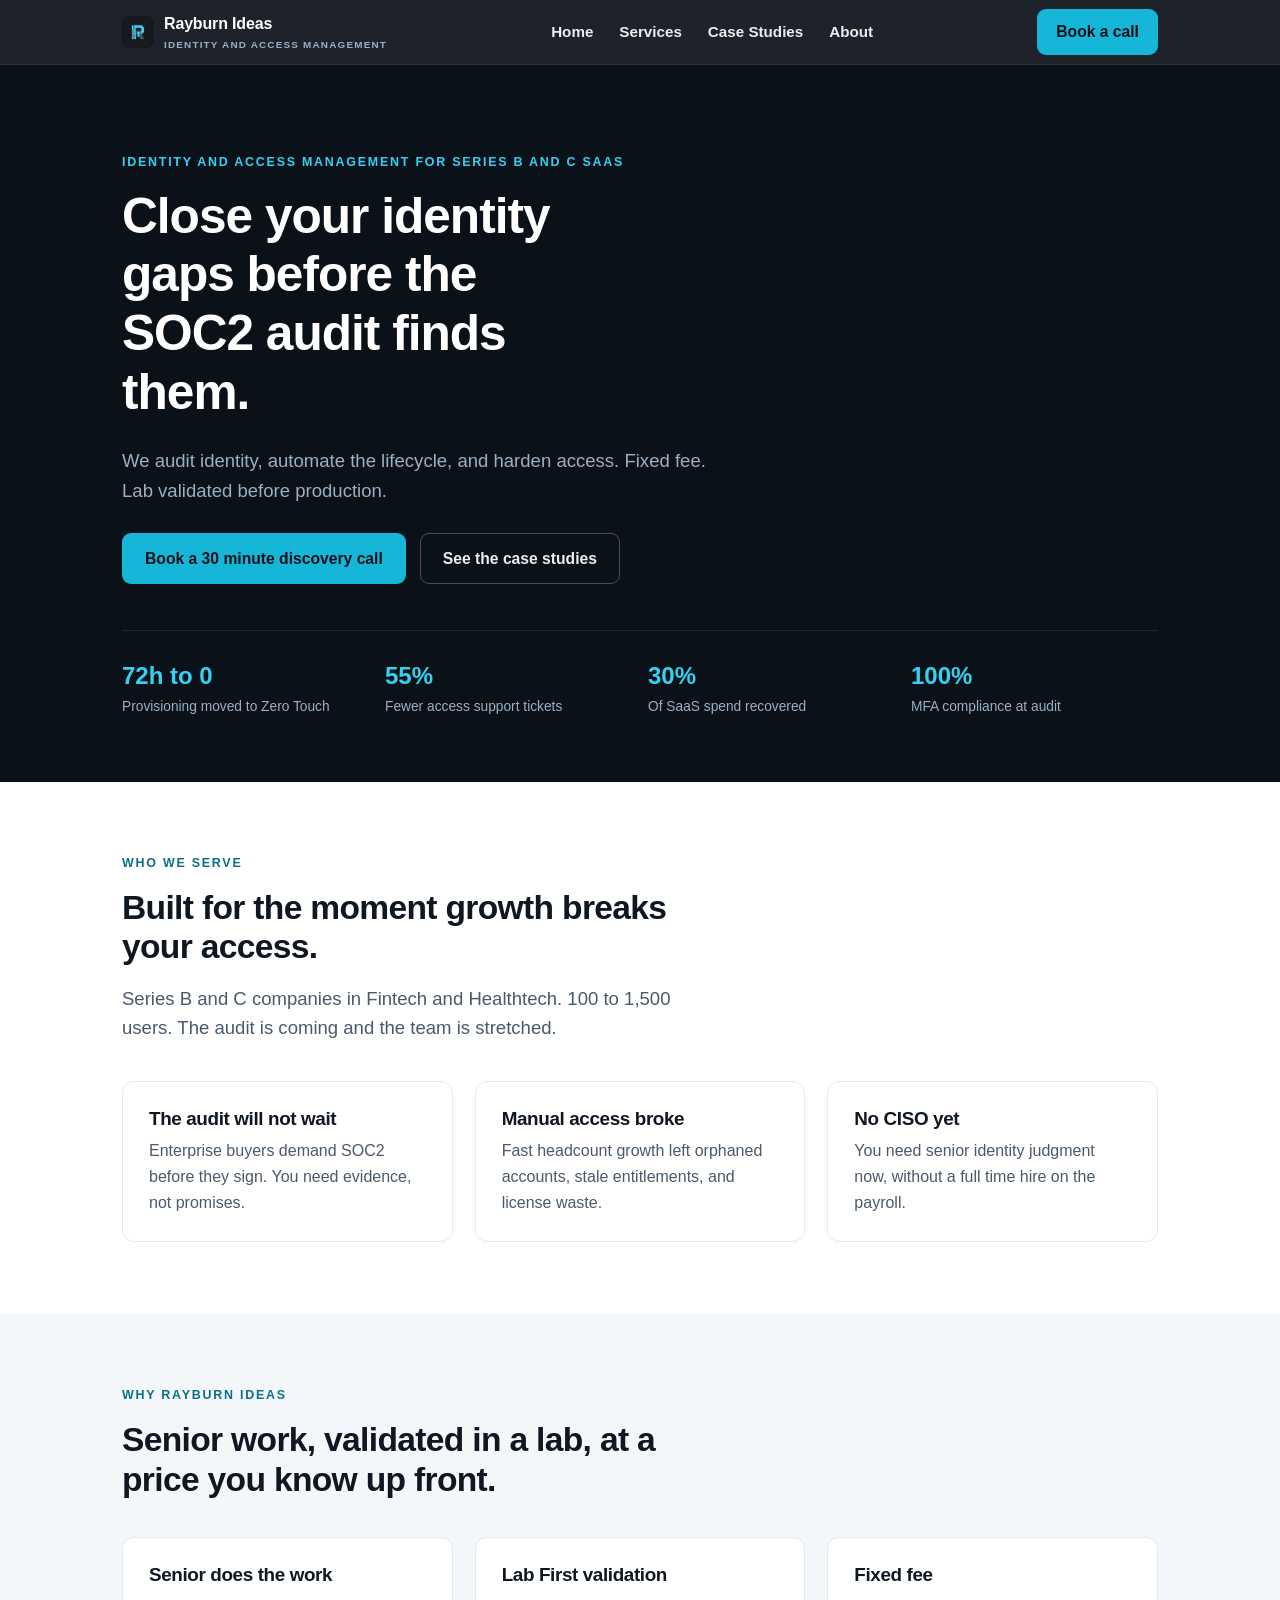
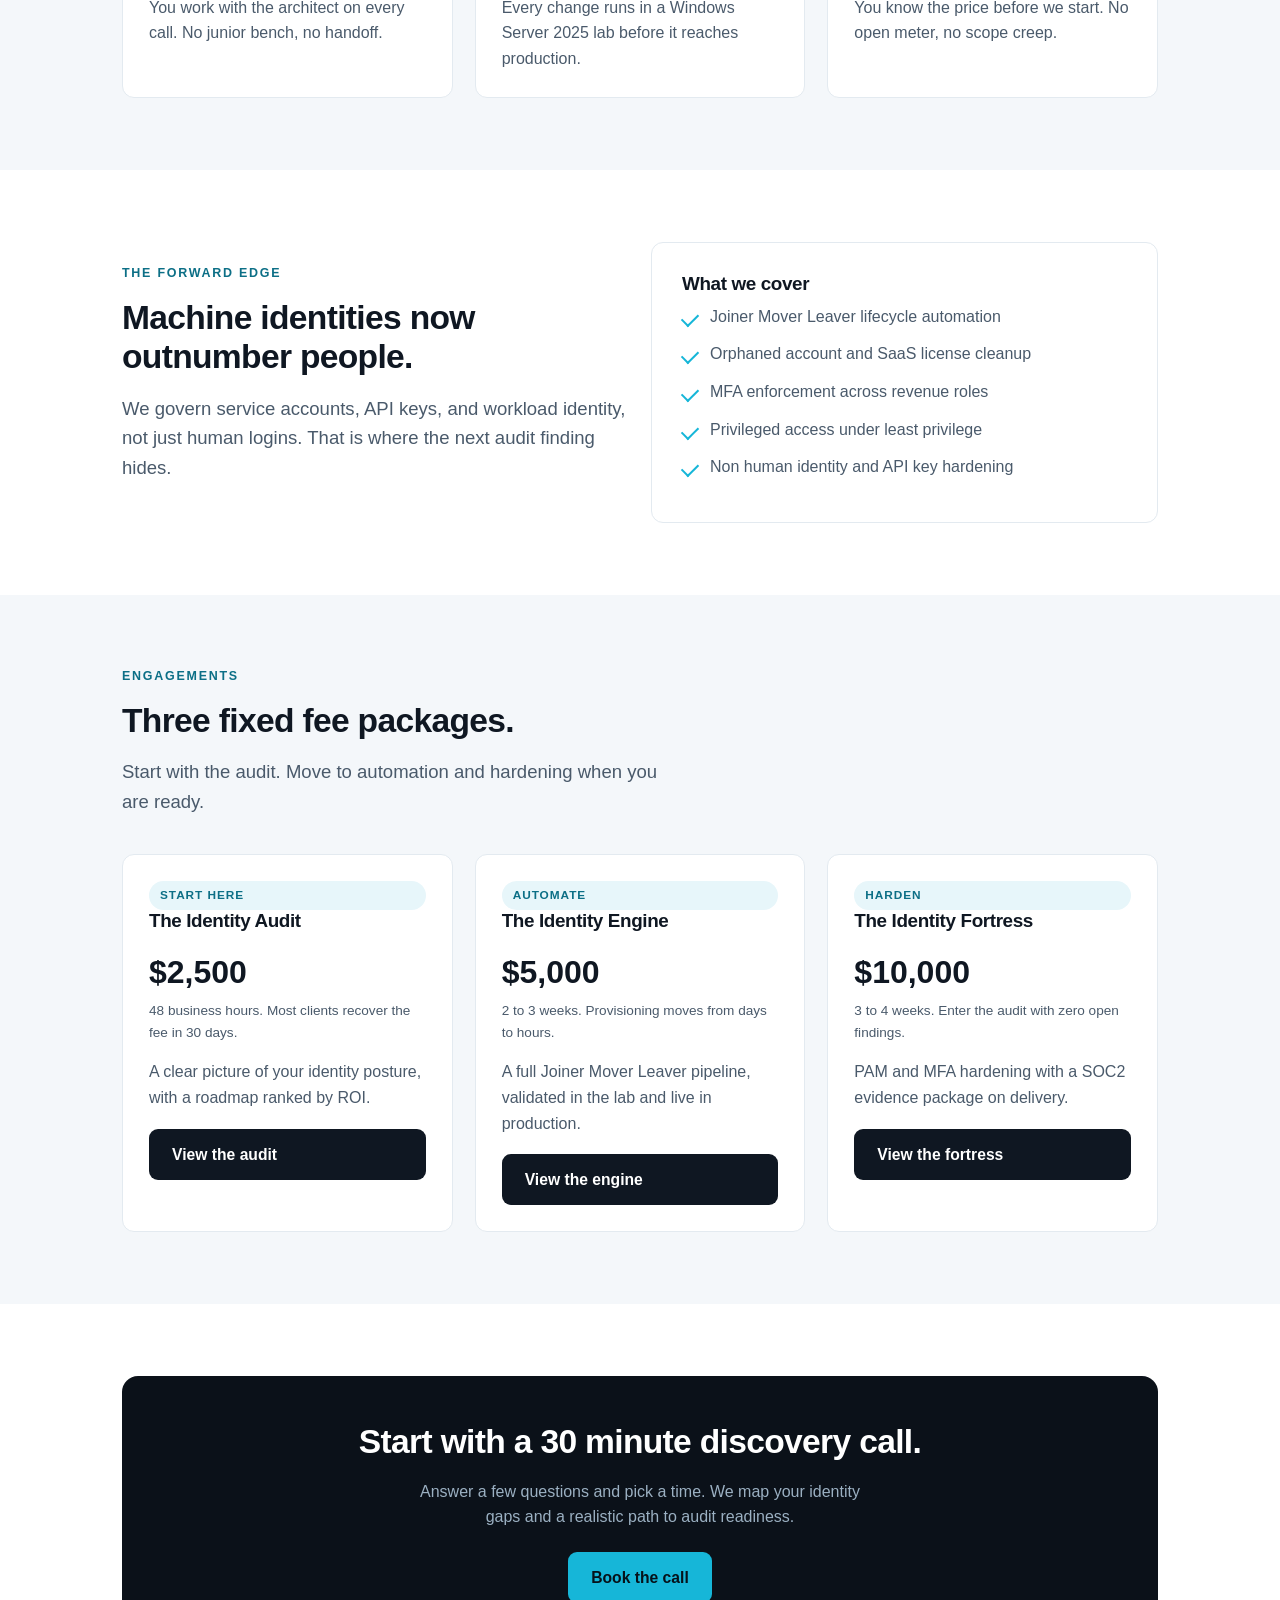
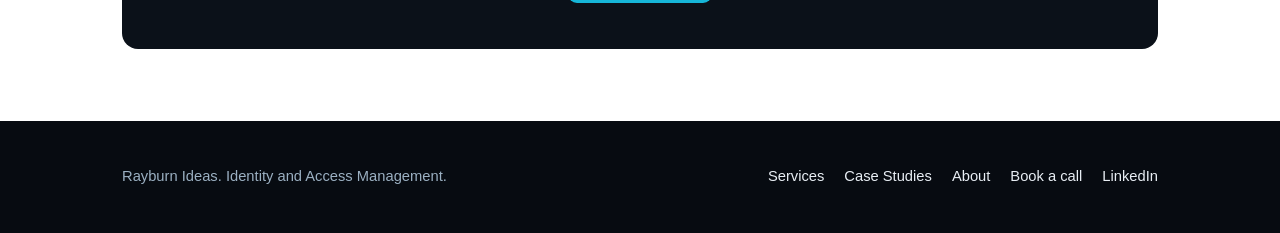
<file: index.html>
<!DOCTYPE html>
<html lang="en">
<head>
<meta charset="utf-8" />
<meta name="viewport" content="width=device-width, initial-scale=1" />
<title>Rayburn Ideas. Identity and Access Management for Series B SaaS</title>
<meta name="description" content="Fixed fee identity audits, lifecycle automation, and access hardening for Series B and C SaaS facing SOC2. Lab validated before production." />
<link rel="canonical" href="https://rayburn-ideas.com/" />
<meta property="og:type" content="website" />
<meta property="og:title" content="Rayburn Ideas. Identity and Access Management for Series B SaaS" />
<meta property="og:description" content="Close your identity gaps before the SOC2 audit finds them. Fixed fee. Lab validated before production." />
<meta property="og:url" content="https://rayburn-ideas.com/" />
<meta name="theme-color" content="#0b1119" />
<link rel="icon" href="assets/favicon.png" />
<link rel="stylesheet" href="assets/styles.css" />
<script type="application/ld+json">
{
  "@context": "https://schema.org",
  "@type": "ProfessionalService",
  "name": "Rayburn Ideas",
  "description": "Identity and access management consulting for Series B and C SaaS companies facing SOC2.",
  "areaServed": "United States",
  "founder": { "@type": "Person", "name": "Ezra Rayburn" },
  "url": "https://rayburn-ideas.com/",
  "telephone": "+1-561-206-2503",
  "knowsAbout": ["Identity and Access Management", "SOC2 readiness", "Privileged Access Management", "Joiner Mover Leaver automation"]
}
</script>
</head>
<body>

<header class="site-header">
  <div class="container nav">
    <a class="brand" href="index.html">
      <img class="mark" src="assets/logo-mark.png" alt="Rayburn Ideas logo" width="32" height="32" />
      <span>Rayburn Ideas<small>Identity and Access Management</small></span>
    </a>
    <nav class="nav-links">
      <a href="index.html">Home</a>
      <a href="services.html">Services</a>
      <a href="case-studies.html">Case Studies</a>
      <a href="about.html">About</a>
    </nav>
    <a class="btn btn--primary" href="start.html">Book a call</a>
  </div>
</header>

<main>
  <section class="section--dark hero">
    <div class="container">
      <p class="eyebrow">Identity and Access Management for Series B and C SaaS</p>
      <h1>Close your identity gaps before the SOC2 audit finds them.</h1>
      <p class="lead">We audit identity, automate the lifecycle, and harden access. Fixed fee. Lab validated before production.</p>
      <div class="hero-actions">
        <a class="btn btn--primary" href="start.html">Book a 30 minute discovery call</a>
        <a class="btn btn--ghost" href="case-studies.html">See the case studies</a>
      </div>
      <div class="metric-strip">
        <div class="metric"><div class="n">72h to 0</div><div class="l">Provisioning moved to Zero Touch</div></div>
        <div class="metric"><div class="n">55%</div><div class="l">Fewer access support tickets</div></div>
        <div class="metric"><div class="n">30%</div><div class="l">Of SaaS spend recovered</div></div>
        <div class="metric"><div class="n">100%</div><div class="l">MFA compliance at audit</div></div>
      </div>
    </div>
  </section>

  <section class="section">
    <div class="container">
      <div class="section-head">
        <p class="eyebrow">Who we serve</p>
        <h2>Built for the moment growth breaks your access.</h2>
        <p class="lead">Series B and C companies in Fintech and Healthtech. 100 to 1,500 users. The audit is coming and the team is stretched.</p>
      </div>
      <div class="grid grid-3">
        <div class="card"><h3>The audit will not wait</h3><p>Enterprise buyers demand SOC2 before they sign. You need evidence, not promises.</p></div>
        <div class="card"><h3>Manual access broke</h3><p>Fast headcount growth left orphaned accounts, stale entitlements, and license waste.</p></div>
        <div class="card"><h3>No CISO yet</h3><p>You need senior identity judgment now, without a full time hire on the payroll.</p></div>
      </div>
    </div>
  </section>

  <section class="section section--alt">
    <div class="container">
      <div class="section-head">
        <p class="eyebrow">Why Rayburn Ideas</p>
        <h2>Senior work, validated in a lab, at a price you know up front.</h2>
      </div>
      <div class="grid grid-3">
        <div class="card"><h3>Senior does the work</h3><p>You work with the architect on every call. No junior bench, no handoff.</p></div>
        <div class="card"><h3>Lab First validation</h3><p>Every change runs in a Windows Server 2025 lab before it reaches production.</p></div>
        <div class="card"><h3>Fixed fee</h3><p>You know the price before we start. No open meter, no scope creep.</p></div>
      </div>
    </div>
  </section>

  <section class="section">
    <div class="container">
      <div class="grid grid-2" style="align-items:center">
        <div>
          <p class="eyebrow">The forward edge</p>
          <h2>Machine identities now outnumber people.</h2>
          <p class="lead">We govern service accounts, API keys, and workload identity, not just human logins. That is where the next audit finding hides.</p>
        </div>
        <div class="card card--pad">
          <h3>What we cover</h3>
          <ul class="checks">
            <li>Joiner Mover Leaver lifecycle automation</li>
            <li>Orphaned account and SaaS license cleanup</li>
            <li>MFA enforcement across revenue roles</li>
            <li>Privileged access under least privilege</li>
            <li>Non human identity and API key hardening</li>
          </ul>
        </div>
      </div>
    </div>
  </section>

  <section class="section section--alt">
    <div class="container">
      <div class="section-head">
        <p class="eyebrow">Engagements</p>
        <h2>Three fixed fee packages.</h2>
        <p class="lead">Start with the audit. Move to automation and hardening when you are ready.</p>
      </div>
      <div class="grid grid-3">
        <div class="card pkg">
          <span class="pill">Start here</span>
          <h3>The Identity Audit</h3>
          <div class="price">$2,500</div>
          <div class="rate">48 business hours. Most clients recover the fee in 30 days.</div>
          <p>A clear picture of your identity posture, with a roadmap ranked by ROI.</p>
          <a class="btn btn--dark" href="services.html#audit" style="margin-top:18px">View the audit</a>
        </div>
        <div class="card pkg">
          <span class="pill">Automate</span>
          <h3>The Identity Engine</h3>
          <div class="price">$5,000</div>
          <div class="rate">2 to 3 weeks. Provisioning moves from days to hours.</div>
          <p>A full Joiner Mover Leaver pipeline, validated in the lab and live in production.</p>
          <a class="btn btn--dark" href="services.html#engine" style="margin-top:18px">View the engine</a>
        </div>
        <div class="card pkg">
          <span class="pill">Harden</span>
          <h3>The Identity Fortress</h3>
          <div class="price">$10,000</div>
          <div class="rate">3 to 4 weeks. Enter the audit with zero open findings.</div>
          <p>PAM and MFA hardening with a SOC2 evidence package on delivery.</p>
          <a class="btn btn--dark" href="services.html#fortress" style="margin-top:18px">View the fortress</a>
        </div>
      </div>
    </div>
  </section>

  <section class="section">
    <div class="container">
      <div class="cta-band">
        <h2>Start with a 30 minute discovery call.</h2>
        <p>Answer a few questions and pick a time. We map your identity gaps and a realistic path to audit readiness.</p>
        <a class="btn btn--primary" href="start.html">Book the call</a>
      </div>
    </div>
  </section>
</main>

<footer class="site-footer">
  <div class="container footer-row">
    <div>Rayburn Ideas. Identity and Access Management.</div>
    <div class="footer-links">
      <a href="services.html">Services</a>
      <a href="case-studies.html">Case Studies</a>
      <a href="about.html">About</a>
      <a href="start.html">Book a call</a>
      <a href="https://www.linkedin.com/in/ezra-rayburn/" rel="noopener">LinkedIn</a>
    </div>
  </div>
</footer>

</body>
</html>
</file>
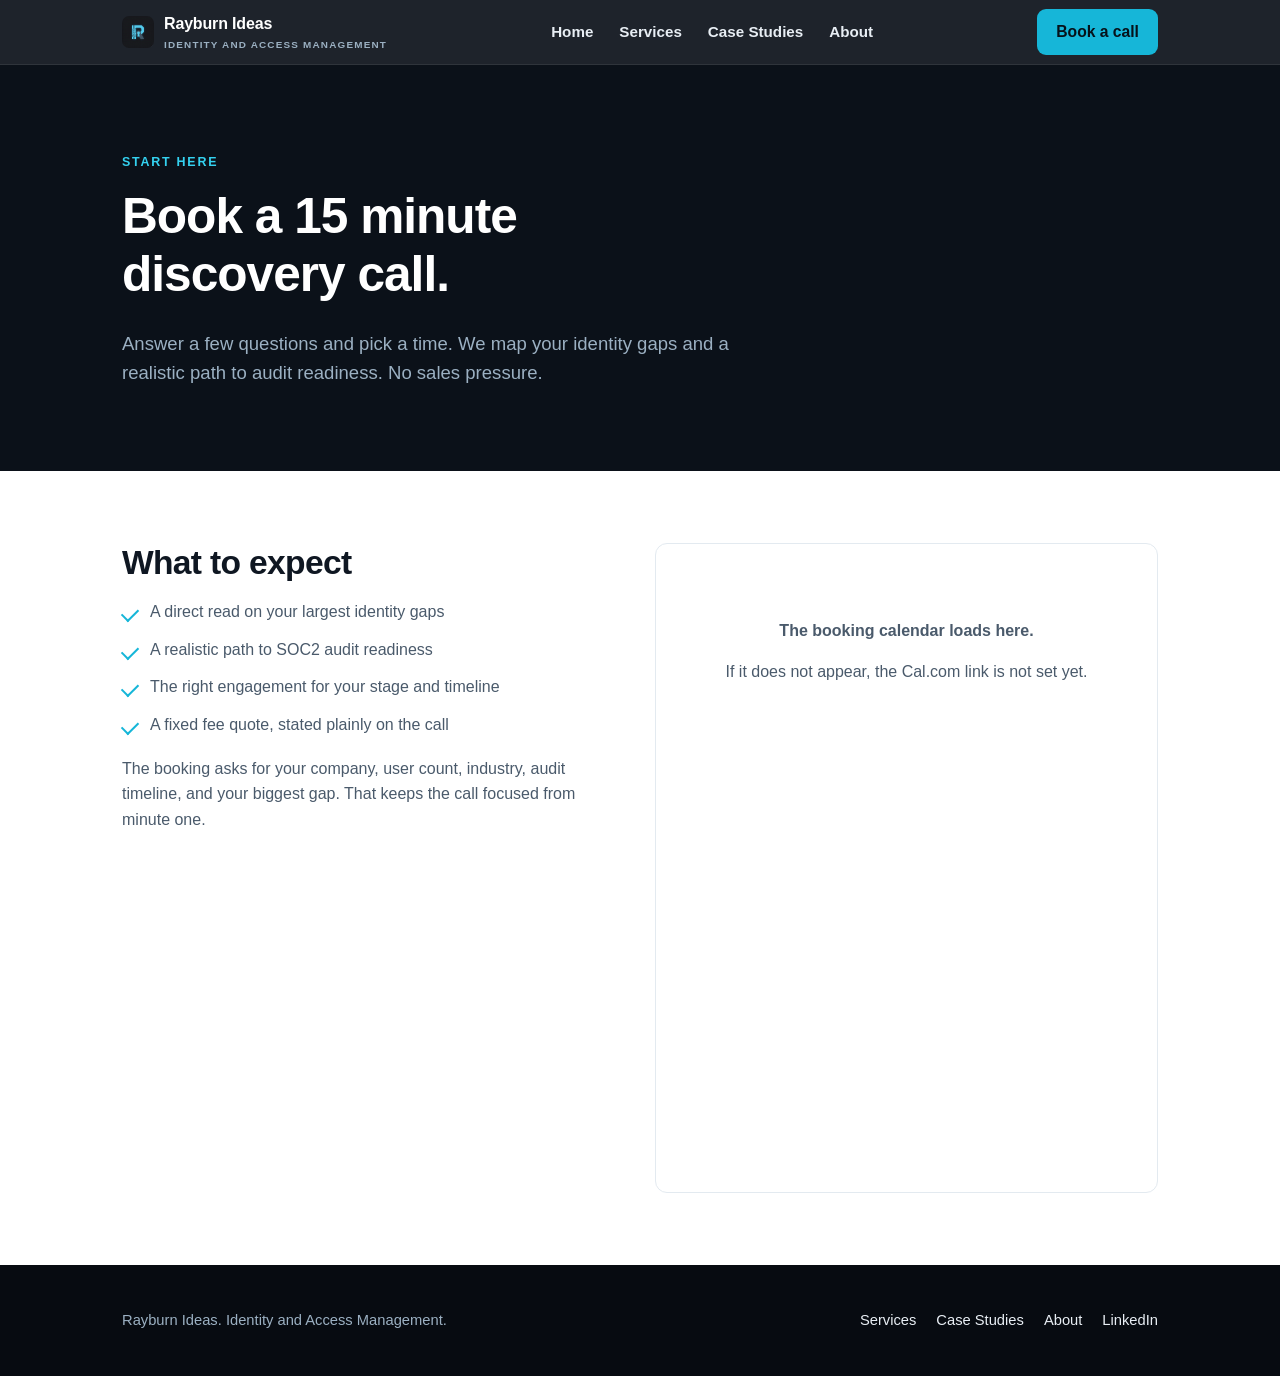
<file: 15min.html>
<!DOCTYPE html>
<html lang="en">
<head>
<meta charset="utf-8" />
<meta name="viewport" content="width=device-width, initial-scale=1" />
<title>Book a 15 Minute Discovery Call | Rayburn Ideas</title>
<meta name="description" content="Book a 15 minute identity discovery call. Answer a few questions and pick a time. We map your gaps and a realistic path to audit readiness." />
<link rel="canonical" href="https://rayburn-ideas.com/15min.html" />
<meta property="og:title" content="Book a 15 Minute Discovery Call | Rayburn Ideas" />
<meta property="og:description" content="Answer a few questions and pick a time. We map your identity gaps and a path to audit readiness." />
<meta name="theme-color" content="#0b1119" />
<link rel="icon" href="assets/favicon.png" />
<link rel="stylesheet" href="assets/styles.css" />
</head>
<body>

<header class="site-header">
  <div class="container nav">
    <a class="brand" href="index.html"><img class="mark" src="assets/logo-mark.png" alt="Rayburn Ideas logo" width="32" height="32" /><span>Rayburn Ideas<small>Identity and Access Management</small></span></a>
    <nav class="nav-links">
      <a href="index.html">Home</a>
      <a href="services.html">Services</a>
      <a href="case-studies.html">Case Studies</a>
      <a href="about.html">About</a>
    </nav>
    <a class="btn btn--primary" href="start.html">Book a call</a>
  </div>
</header>

<main>
  <section class="section--dark hero">
    <div class="container">
      <p class="eyebrow">Start here</p>
      <h1>Book a 15 minute discovery call.</h1>
      <p class="lead">Answer a few questions and pick a time. We map your identity gaps and a realistic path to audit readiness. No sales pressure.</p>
    </div>
  </section>

  <section class="section">
    <div class="container">
      <div class="grid grid-2" style="align-items:start; gap:30px">
        <div>
          <h2>What to expect</h2>
          <ul class="checks">
            <li>A direct read on your largest identity gaps</li>
            <li>A realistic path to SOC2 audit readiness</li>
            <li>The right engagement for your stage and timeline</li>
            <li>A fixed fee quote, stated plainly on the call</li>
          </ul>
          <p style="margin-top:18px; color:var(--ink-soft)">The booking asks for your company, user count, industry, audit timeline, and your biggest gap. That keeps the call focused from minute one.</p>
        </div>

        <div>
          <!--
            Cal.com inline booking.
            BEFORE GO LIVE: replace the calLink value below with your real Cal.com link,
            for example "rayburn-ideas/discovery". Set the screening questions in Cal.com:
            name, company, work email, user count, industry, audit timeline, biggest gap.
            Do not add a raw email address anywhere on this page.
          -->
          <div class="booking-wrap">
            <div id="my-cal-inline" style="width:100%;height:100%;overflow:auto;min-height:620px">
              <div class="booking-fallback">
                <p><strong>The booking calendar loads here.</strong></p>
                <p>If it does not appear, the Cal.com link is not set yet.</p>
              </div>
            </div>
          </div>
        </div>
      </div>
    </div>
  </section>
</main>

<footer class="site-footer">
  <div class="container footer-row">
    <div>Rayburn Ideas. Identity and Access Management.</div>
    <div class="footer-links">
      <a href="services.html">Services</a>
      <a href="case-studies.html">Case Studies</a>
      <a href="about.html">About</a>
      <a href="https://www.linkedin.com/in/ezra-rayburn/" rel="noopener">LinkedIn</a>
    </div>
  </div>
</footer>

<script type="text/javascript">
  (function (C, A, L) { let p = function (a, ar) { a.q.push(ar); }; let d = C.document; C.Cal = C.Cal || function () { let cal = C.Cal; let ar = arguments; if (!cal.loaded) { cal.ns = {}; cal.q = cal.q || []; d.head.appendChild(d.createElement("script")).src = A; cal.loaded = true; } if (ar[0] === L) { const api = function () { p(api, arguments); }; const namespace = ar[1]; api.q = api.q || []; if (typeof namespace === "string") { cal.ns[namespace] = cal.ns[namespace] || api; p(cal.ns[namespace], ar); p(cal, ["initNamespace", namespace]); } else p(cal, ar); return; } p(cal, ar); }; })(window, "https://app.cal.com/embed/embed.js", "init");
  /* Replace REPLACE-WITH-YOUR-CALCOM-LINK with your real Cal.com link before launch. */
  Cal("init", "discovery", { origin: "https://cal.com" });
  Cal.ns.discovery("inline", {
    elementOrSelector: "#my-cal-inline",
    config: { layout: "month_view" },
    calLink: "eric-ezra-rayburn-asxyuj/15min"
  });
  Cal.ns.discovery("ui", { hideEventTypeDetails: false, layout: "month_view" });
</script>

</body>
</html>
</file>
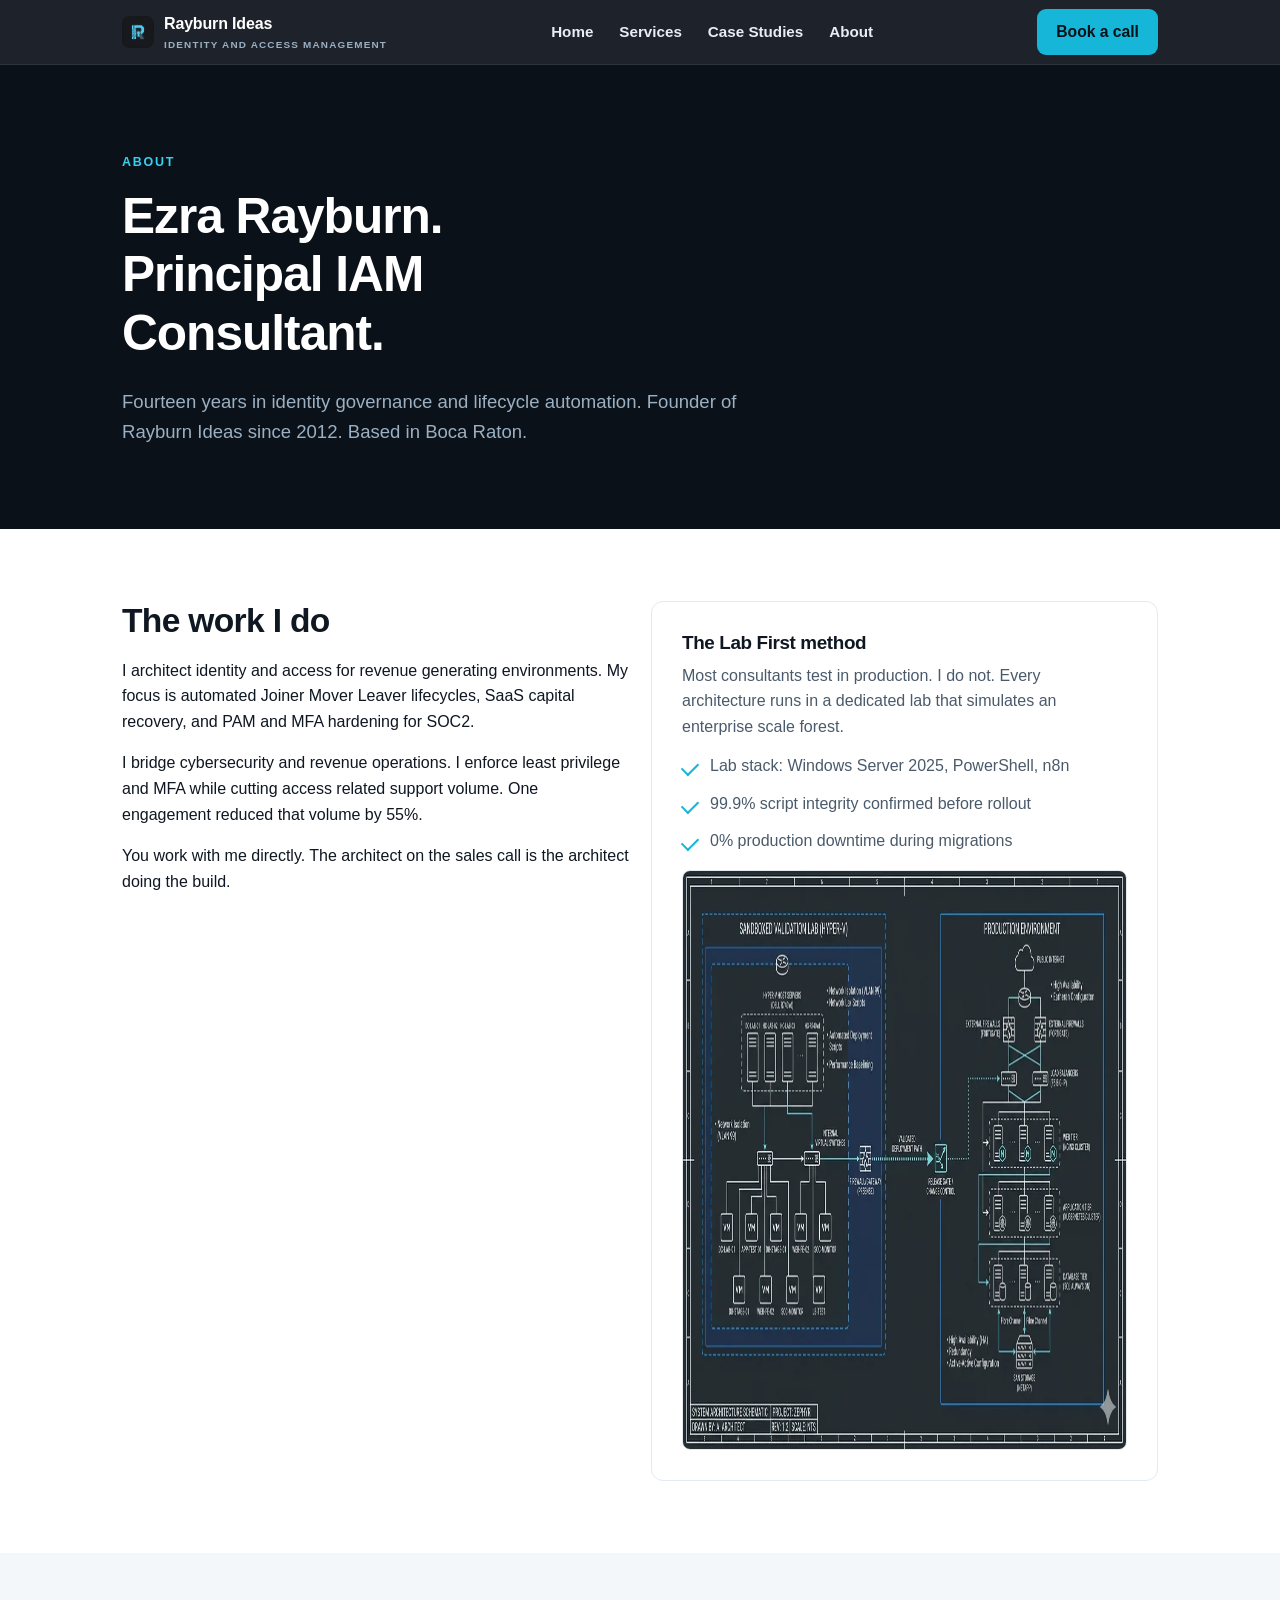
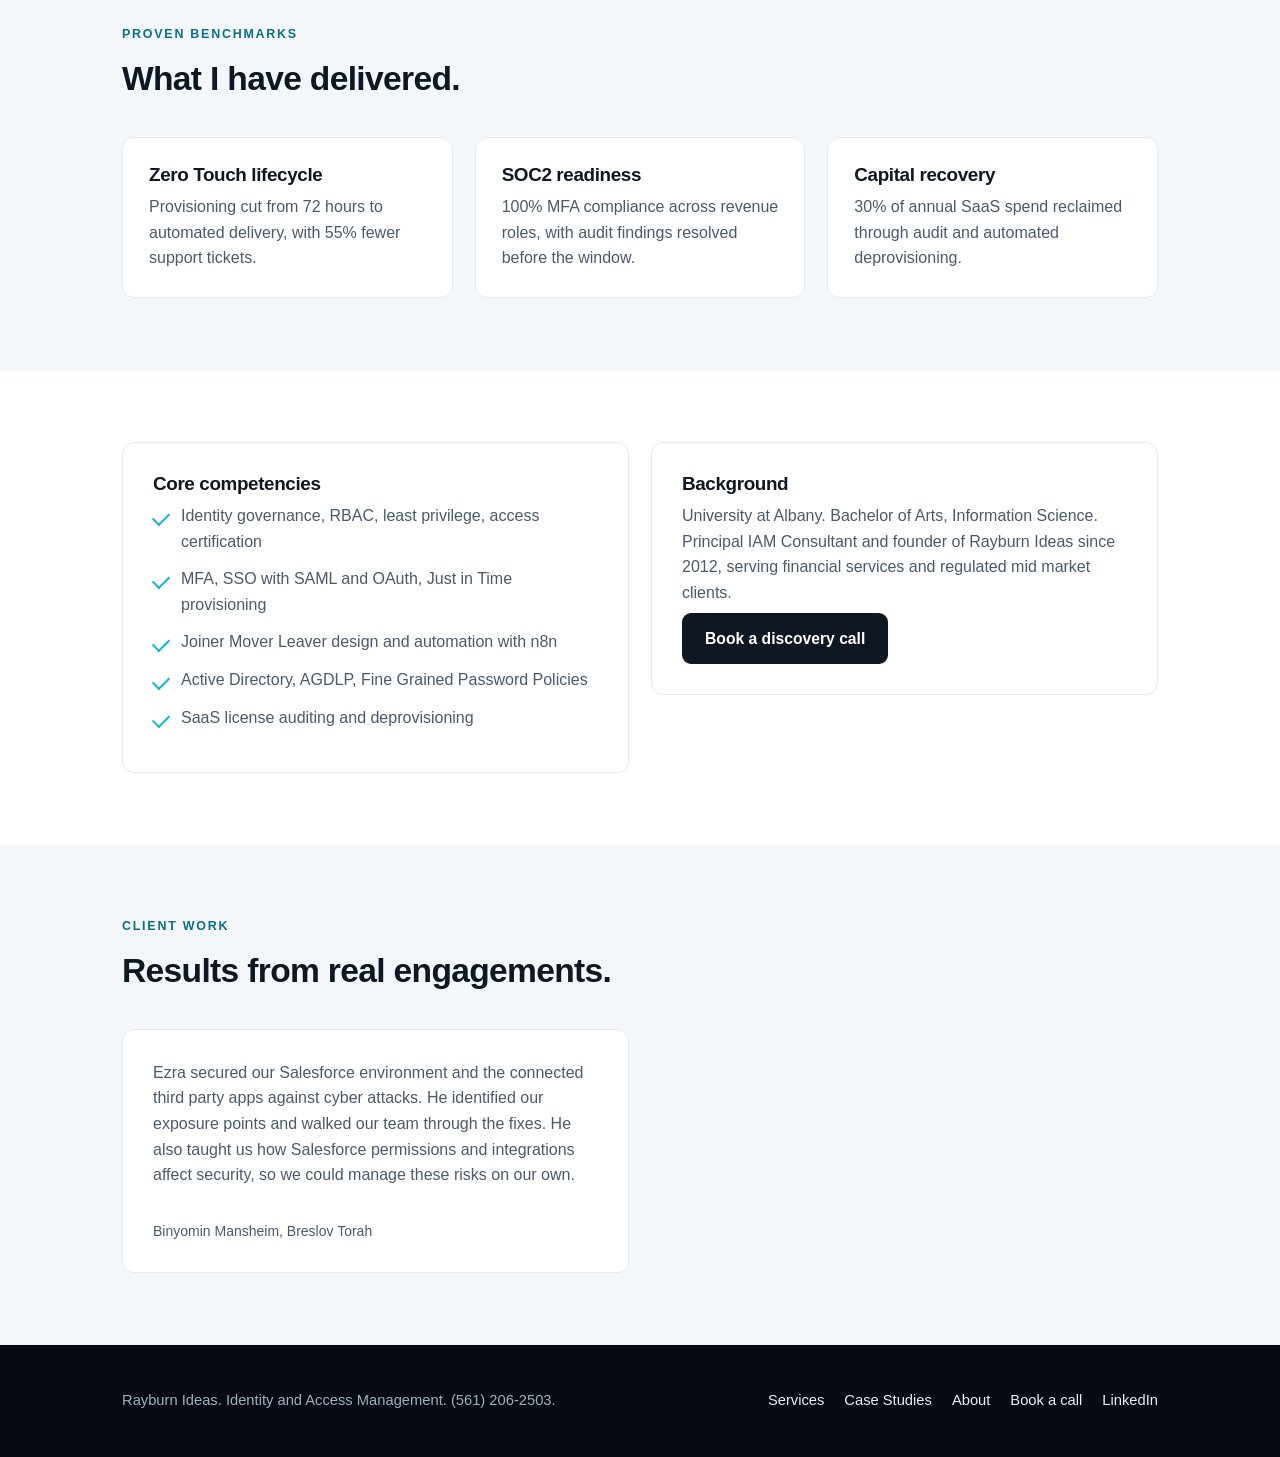
<file: about.html>
<!DOCTYPE html>
<html lang="en">
<head>
<meta charset="utf-8" />
<meta name="viewport" content="width=device-width, initial-scale=1" />
<title>About Ezra Rayburn. Principal IAM Consultant | Rayburn Ideas</title>
<meta name="description" content="Ezra Rayburn, Principal IAM Consultant with 14 years in identity governance and lifecycle automation. Every architecture validated in a Windows Server 2025 lab before production." />
<link rel="canonical" href="https://rayburn-ideas.com/about.html" />
<meta property="og:title" content="About Ezra Rayburn. Principal IAM Consultant | Rayburn Ideas" />
<meta property="og:description" content="14 years in identity governance and automation. Lab First validation. 0% production downtime on migrations." />
<meta name="theme-color" content="#0b1119" />
<link rel="icon" href="assets/favicon.png" />
<link rel="stylesheet" href="assets/styles.css" />
</head>
<body>

<header class="site-header">
  <div class="container nav">
    <a class="brand" href="index.html"><img class="mark" src="assets/logo-mark.png" alt="Rayburn Ideas logo" width="32" height="32" /><span>Rayburn Ideas<small>Identity and Access Management</small></span></a>
    <nav class="nav-links">
      <a href="index.html">Home</a>
      <a href="services.html">Services</a>
      <a href="case-studies.html">Case Studies</a>
      <a href="about.html">About</a>
    </nav>
    <a class="btn btn--primary" href="start.html">Book a call</a>
  </div>
</header>

<main>
  <section class="section--dark hero">
    <div class="container">
      <p class="eyebrow">About</p>
      <h1>Ezra Rayburn. Principal IAM Consultant.</h1>
      <p class="lead">Fourteen years in identity governance and lifecycle automation. Founder of Rayburn Ideas since 2012. Based in Boca Raton.</p>
    </div>
  </section>

  <section class="section">
    <div class="container">
      <div class="grid grid-2" style="align-items:start">
        <div>
          <h2>The work I do</h2>
          <p>I architect identity and access for revenue generating environments. My focus is automated Joiner Mover Leaver lifecycles, SaaS capital recovery, and PAM and MFA hardening for SOC2.</p>
          <p>I bridge cybersecurity and revenue operations. I enforce least privilege and MFA while cutting access related support volume. One engagement reduced that volume by 55%.</p>
          <p>You work with me directly. The architect on the sales call is the architect doing the build.</p>
        </div>
        <div class="card card--pad">
          <h3>The Lab First method</h3>
          <p>Most consultants test in production. I do not. Every architecture runs in a dedicated lab that simulates an enterprise scale forest.</p>
          <ul class="checks" style="margin-top:14px">
            <li>Lab stack: Windows Server 2025, PowerShell, n8n</li>
            <li>99.9% script integrity confirmed before rollout</li>
            <li>0% production downtime during migrations</li>
          </ul>
          <img class="fig" src="assets/architecture-diagram.webp" alt="Sandbox versus production network topology used for Lab First validation" width="1040" height="580" loading="lazy" />
        </div>
      </div>
    </div>
  </section>

  <section class="section section--alt">
    <div class="container">
      <div class="section-head">
        <p class="eyebrow">Proven benchmarks</p>
        <h2>What I have delivered.</h2>
      </div>
      <div class="grid grid-3">
        <div class="card"><h3>Zero Touch lifecycle</h3><p>Provisioning cut from 72 hours to automated delivery, with 55% fewer support tickets.</p></div>
        <div class="card"><h3>SOC2 readiness</h3><p>100% MFA compliance across revenue roles, with audit findings resolved before the window.</p></div>
        <div class="card"><h3>Capital recovery</h3><p>30% of annual SaaS spend reclaimed through audit and automated deprovisioning.</p></div>
      </div>
    </div>
  </section>

  <section class="section">
    <div class="container">
      <div class="grid grid-2" style="align-items:start">
        <div class="card card--pad">
          <h3>Core competencies</h3>
          <ul class="checks">
            <li>Identity governance, RBAC, least privilege, access certification</li>
            <li>MFA, SSO with SAML and OAuth, Just in Time provisioning</li>
            <li>Joiner Mover Leaver design and automation with n8n</li>
            <li>Active Directory, AGDLP, Fine Grained Password Policies</li>
            <li>SaaS license auditing and deprovisioning</li>
          </ul>
        </div>
        <div class="card card--pad">
          <h3>Background</h3>
          <p>University at Albany. Bachelor of Arts, Information Science.</p>
          <p>Principal IAM Consultant and founder of Rayburn Ideas since 2012, serving financial services and regulated mid market clients.</p>
          <a class="btn btn--dark" href="start.html" style="margin-top:8px">Book a discovery call</a>
        </div>
      </div>
    </div>
  </section>

  <section class="section section--alt">
    <div class="container">
      <div class="section-head">
        <p class="eyebrow">Client Work</p>
        <h2>Results from real engagements.</h2>
      </div>
      <div class="grid grid-2">
        <article class="card card--pad">
          <p>Ezra secured our Salesforce environment and the connected third party apps against cyber attacks. He identified our exposure points and walked our team through the fixes. He also taught us how Salesforce permissions and integrations affect security, so we could manage these risks on our own.</p>
          <div style="margin-top:16px; padding-top:16px; border-top:1px solid var(--border-color); font-size:14px; color:var(--ink-soft)">
            Binyomin Mansheim, Breslov Torah
          </div>
        </article>
      </div>
    </div>
  </section>
</main>

<footer class="site-footer">
  <div class="container footer-row">
    <div>Rayburn Ideas. Identity and Access Management. (561) 206-2503.</div>
    <div class="footer-links">
      <a href="services.html">Services</a>
      <a href="case-studies.html">Case Studies</a>
      <a href="about.html">About</a>
      <a href="start.html">Book a call</a>
      <a href="https://www.linkedin.com/in/ezra-rayburn/" rel="noopener">LinkedIn</a>
    </div>
  </div>
</footer>

</body>
</html>
</file>
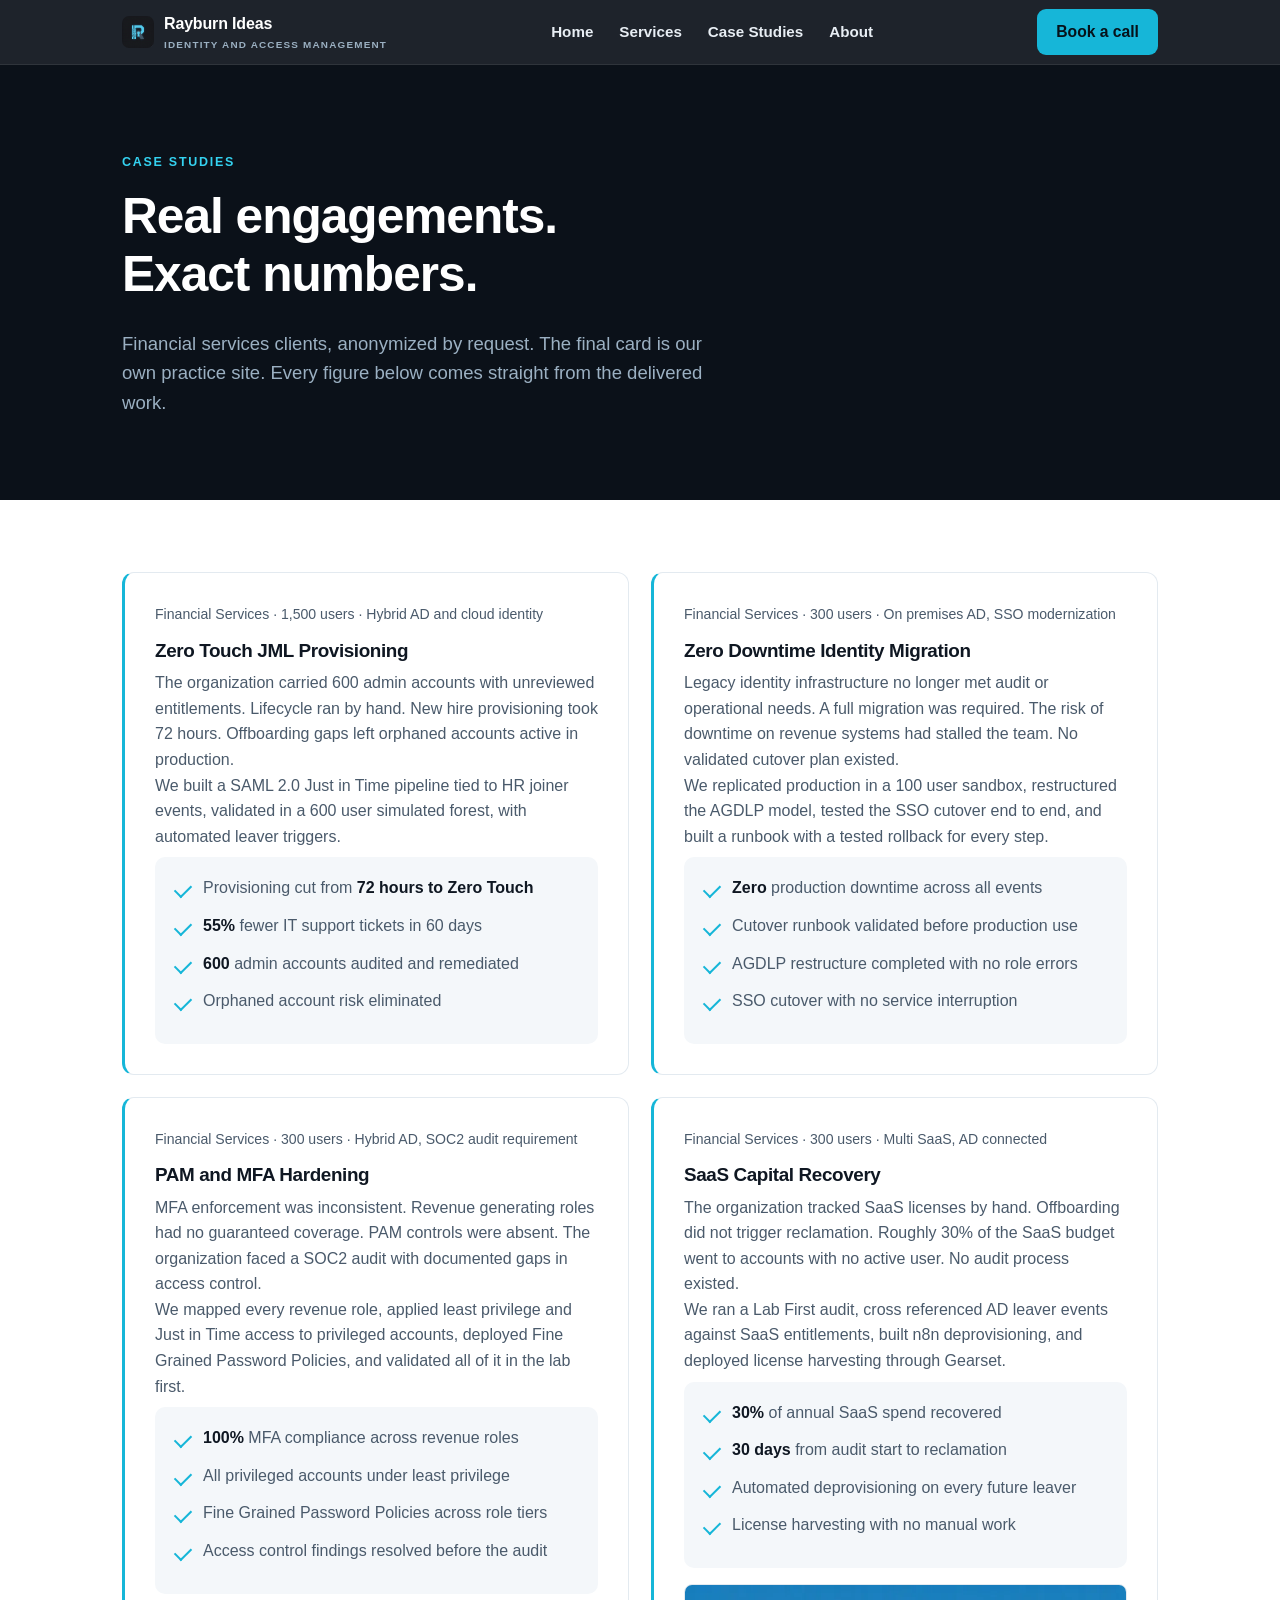
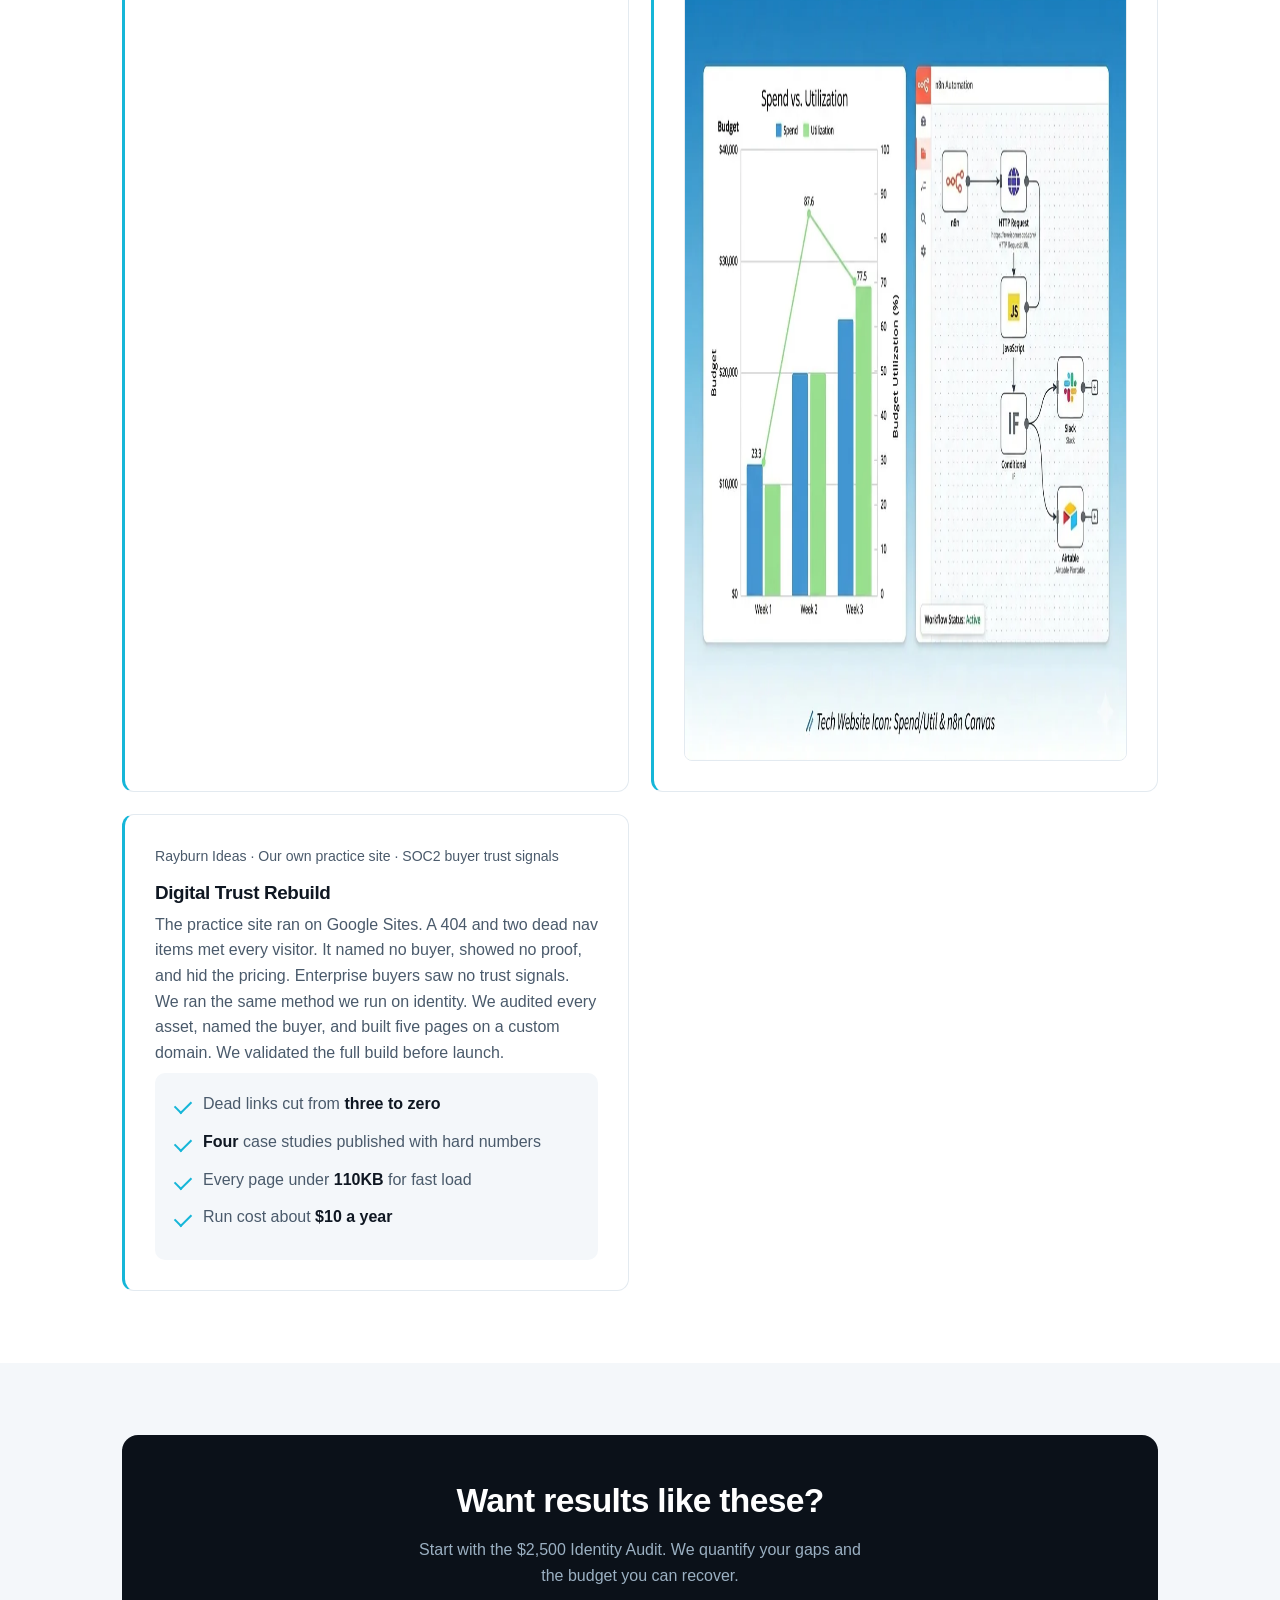
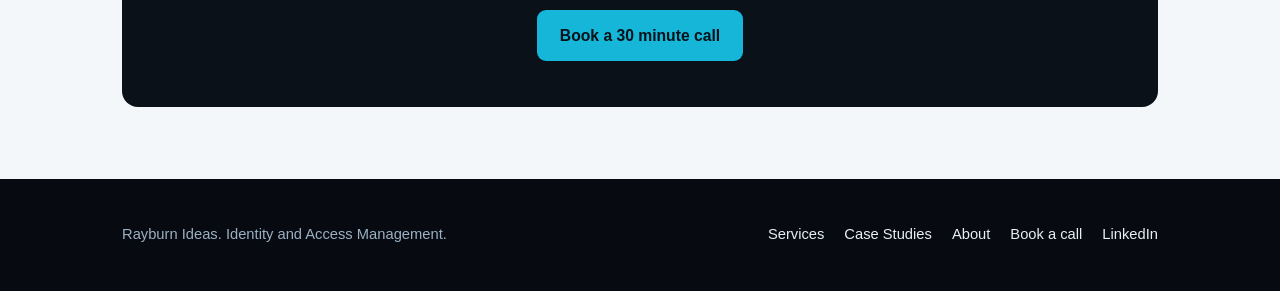
<file: case-studies.html>
<!DOCTYPE html>
<html lang="en">
<head>
<meta charset="utf-8" />
<meta name="viewport" content="width=device-width, initial-scale=1" />
<title>Case Studies. Identity Work with Hard Numbers | Rayburn Ideas</title>
<meta name="description" content="Four identity engagements with exact results, plus our own website rebuild. Zero Touch provisioning, zero downtime migration, PAM and MFA hardening, and SaaS capital recovery. Clients anonymized." />
<link rel="canonical" href="https://rayburn-ideas.com/case-studies.html" />
<meta property="og:title" content="Case Studies. Identity Work with Hard Numbers | Rayburn Ideas" />
<meta property="og:description" content="72 hours to Zero Touch. 30% of SaaS spend recovered. 100% MFA compliance. Zero open audit findings." />
<meta name="theme-color" content="#0b1119" />
<link rel="icon" href="assets/favicon.png" />
<link rel="stylesheet" href="assets/styles.css" />
</head>
<body>

<header class="site-header">
  <div class="container nav">
    <a class="brand" href="index.html"><img class="mark" src="assets/logo-mark.png" alt="Rayburn Ideas logo" width="32" height="32" /><span>Rayburn Ideas<small>Identity and Access Management</small></span></a>
    <nav class="nav-links">
      <a href="index.html">Home</a>
      <a href="services.html">Services</a>
      <a href="case-studies.html">Case Studies</a>
      <a href="about.html">About</a>
    </nav>
    <a class="btn btn--primary" href="start.html">Book a call</a>
  </div>
</header>

<main>
  <section class="section--dark hero">
    <div class="container">
      <p class="eyebrow">Case Studies</p>
      <h1>Real engagements. Exact numbers.</h1>
      <p class="lead">Financial services clients, anonymized by request. The final card is our own practice site. Every figure below comes straight from the delivered work.</p>
    </div>
  </section>

  <section class="section">
    <div class="container">
      <div class="grid grid-2">

        <article class="card card--pad case">
          <div class="meta">Financial Services &middot; 1,500 users &middot; Hybrid AD and cloud identity</div>
          <h3>Zero Touch JML Provisioning</h3>
          <p>The organization carried 600 admin accounts with unreviewed entitlements. Lifecycle ran by hand. New hire provisioning took 72 hours. Offboarding gaps left orphaned accounts active in production.</p>
          <p>We built a SAML 2.0 Just in Time pipeline tied to HR joiner events, validated in a 600 user simulated forest, with automated leaver triggers.</p>
          <div class="results">
            <ul class="checks">
              <li>Provisioning cut from <strong>72 hours to Zero Touch</strong></li>
              <li><strong>55%</strong> fewer IT support tickets in 60 days</li>
              <li><strong>600</strong> admin accounts audited and remediated</li>
              <li>Orphaned account risk eliminated</li>
            </ul>
          </div>
        </article>

        <article class="card card--pad case">
          <div class="meta">Financial Services &middot; 300 users &middot; On premises AD, SSO modernization</div>
          <h3>Zero Downtime Identity Migration</h3>
          <p>Legacy identity infrastructure no longer met audit or operational needs. A full migration was required. The risk of downtime on revenue systems had stalled the team. No validated cutover plan existed.</p>
          <p>We replicated production in a 100 user sandbox, restructured the AGDLP model, tested the SSO cutover end to end, and built a runbook with a tested rollback for every step.</p>
          <div class="results">
            <ul class="checks">
              <li><strong>Zero</strong> production downtime across all events</li>
              <li>Cutover runbook validated before production use</li>
              <li>AGDLP restructure completed with no role errors</li>
              <li>SSO cutover with no service interruption</li>
            </ul>
          </div>
        </article>

        <article class="card card--pad case">
          <div class="meta">Financial Services &middot; 300 users &middot; Hybrid AD, SOC2 audit requirement</div>
          <h3>PAM and MFA Hardening</h3>
          <p>MFA enforcement was inconsistent. Revenue generating roles had no guaranteed coverage. PAM controls were absent. The organization faced a SOC2 audit with documented gaps in access control.</p>
          <p>We mapped every revenue role, applied least privilege and Just in Time access to privileged accounts, deployed Fine Grained Password Policies, and validated all of it in the lab first.</p>
          <div class="results">
            <ul class="checks">
              <li><strong>100%</strong> MFA compliance across revenue roles</li>
              <li>All privileged accounts under least privilege</li>
              <li>Fine Grained Password Policies across role tiers</li>
              <li>Access control findings resolved before the audit</li>
            </ul>
          </div>
        </article>

        <article class="card card--pad case">
          <div class="meta">Financial Services &middot; 300 users &middot; Multi SaaS, AD connected</div>
          <h3>SaaS Capital Recovery</h3>
          <p>The organization tracked SaaS licenses by hand. Offboarding did not trigger reclamation. Roughly 30% of the SaaS budget went to accounts with no active user. No audit process existed.</p>
          <p>We ran a Lab First audit, cross referenced AD leaver events against SaaS entitlements, built n8n deprovisioning, and deployed license harvesting through Gearset.</p>
          <div class="results">
            <ul class="checks">
              <li><strong>30%</strong> of annual SaaS spend recovered</li>
              <li><strong>30 days</strong> from audit start to reclamation</li>
              <li>Automated deprovisioning on every future leaver</li>
              <li>License harvesting with no manual work</li>
            </ul>
          </div>
          <img class="fig" src="assets/spend-chart.webp" alt="Chart of SaaS spend recovered after the audit" width="1040" height="777" loading="lazy" />
        </article>

        <article class="card card--pad case">
          <div class="meta">Rayburn Ideas &middot; Our own practice site &middot; SOC2 buyer trust signals</div>
          <h3>Digital Trust Rebuild</h3>
          <p>The practice site ran on Google Sites. A 404 and two dead nav items met every visitor. It named no buyer, showed no proof, and hid the pricing. Enterprise buyers saw no trust signals.</p>
          <p>We ran the same method we run on identity. We audited every asset, named the buyer, and built five pages on a custom domain. We validated the full build before launch.</p>
          <div class="results">
            <ul class="checks">
              <li>Dead links cut from <strong>three to zero</strong></li>
              <li><strong>Four</strong> case studies published with hard numbers</li>
              <li>Every page under <strong>110KB</strong> for fast load</li>
              <li>Run cost about <strong>$10 a year</strong></li>
            </ul>
          </div>
        </article>

      </div>
    </div>
  </section>

  <section class="section section--alt">
    <div class="container">
      <div class="cta-band">
        <h2>Want results like these?</h2>
        <p>Start with the $2,500 Identity Audit. We quantify your gaps and the budget you can recover.</p>
        <a class="btn btn--primary" href="start.html">Book a 30 minute call</a>
      </div>
    </div>
  </section>
</main>

<footer class="site-footer">
  <div class="container footer-row">
    <div>Rayburn Ideas. Identity and Access Management.</div>
    <div class="footer-links">
      <a href="services.html">Services</a>
      <a href="case-studies.html">Case Studies</a>
      <a href="about.html">About</a>
      <a href="start.html">Book a call</a>
      <a href="https://www.linkedin.com/in/ezra-rayburn/" rel="noopener">LinkedIn</a>
    </div>
  </div>
</footer>

</body>
</html>
</file>
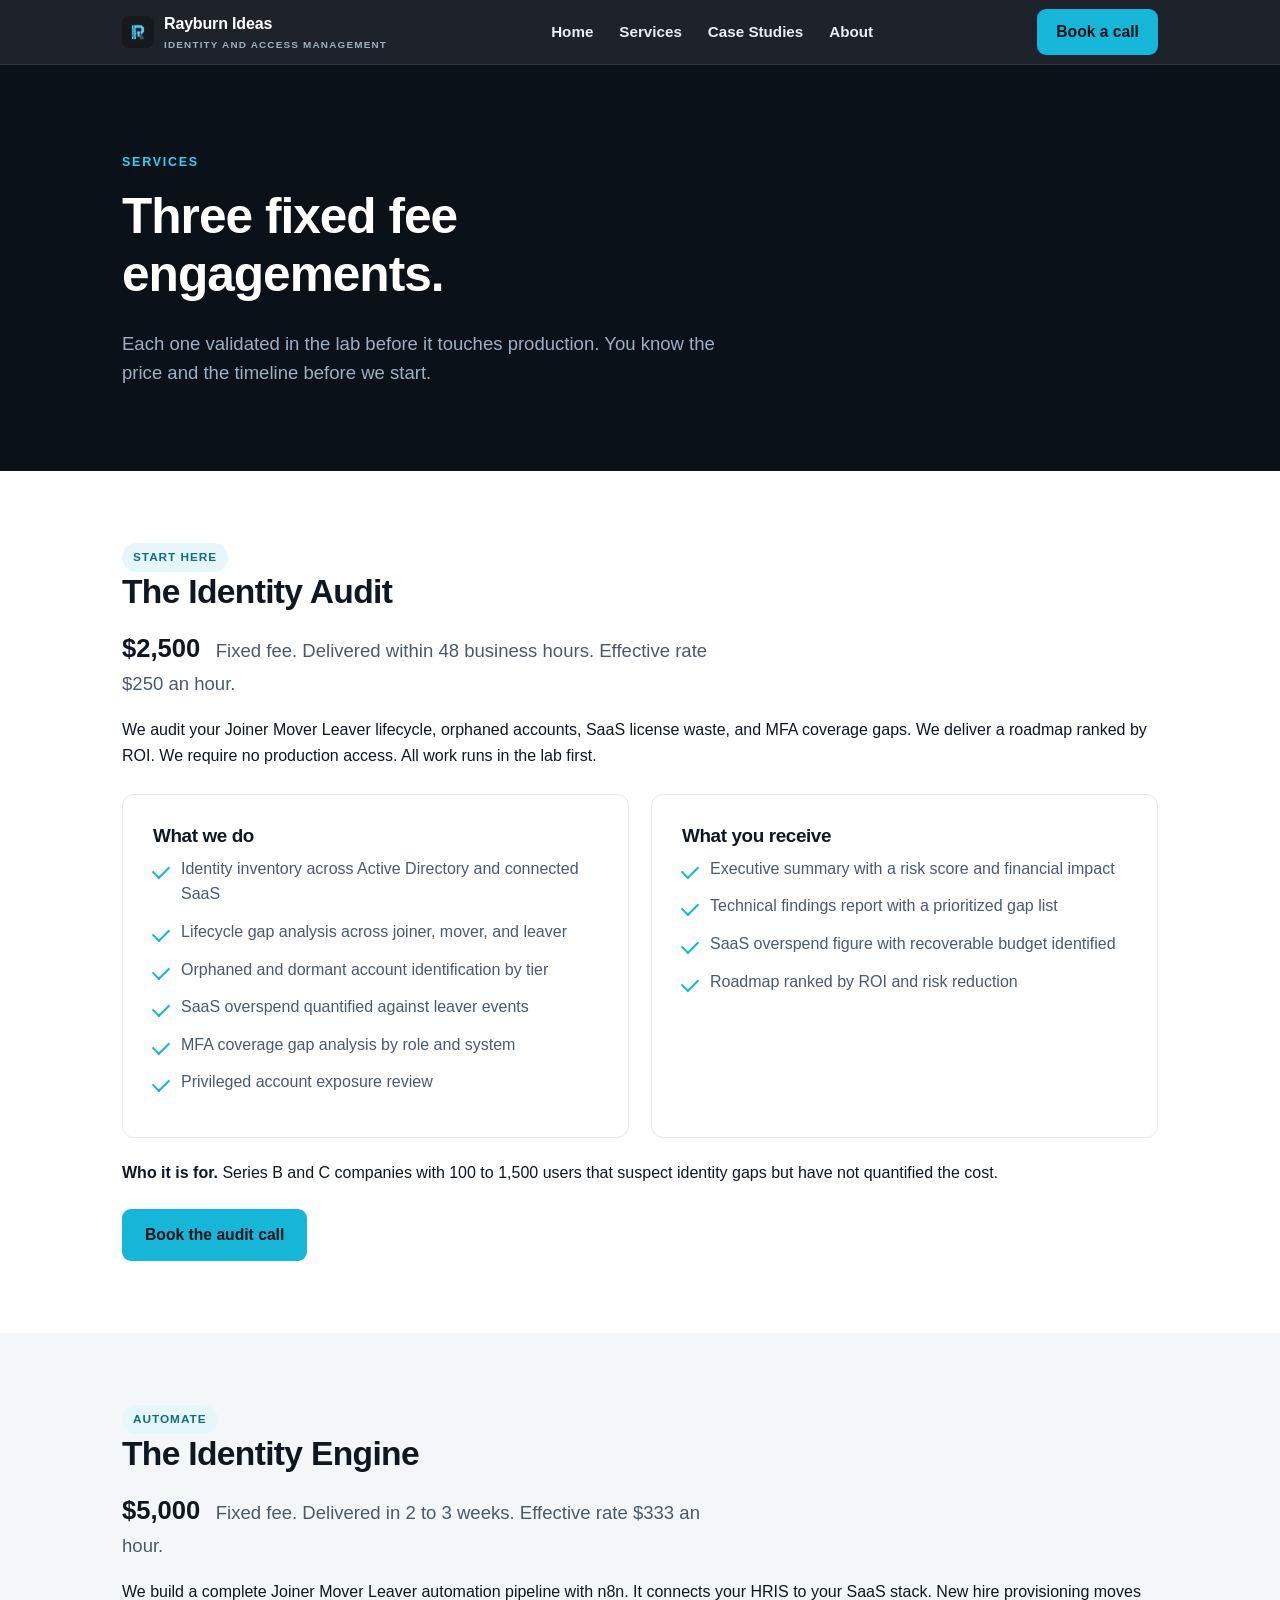
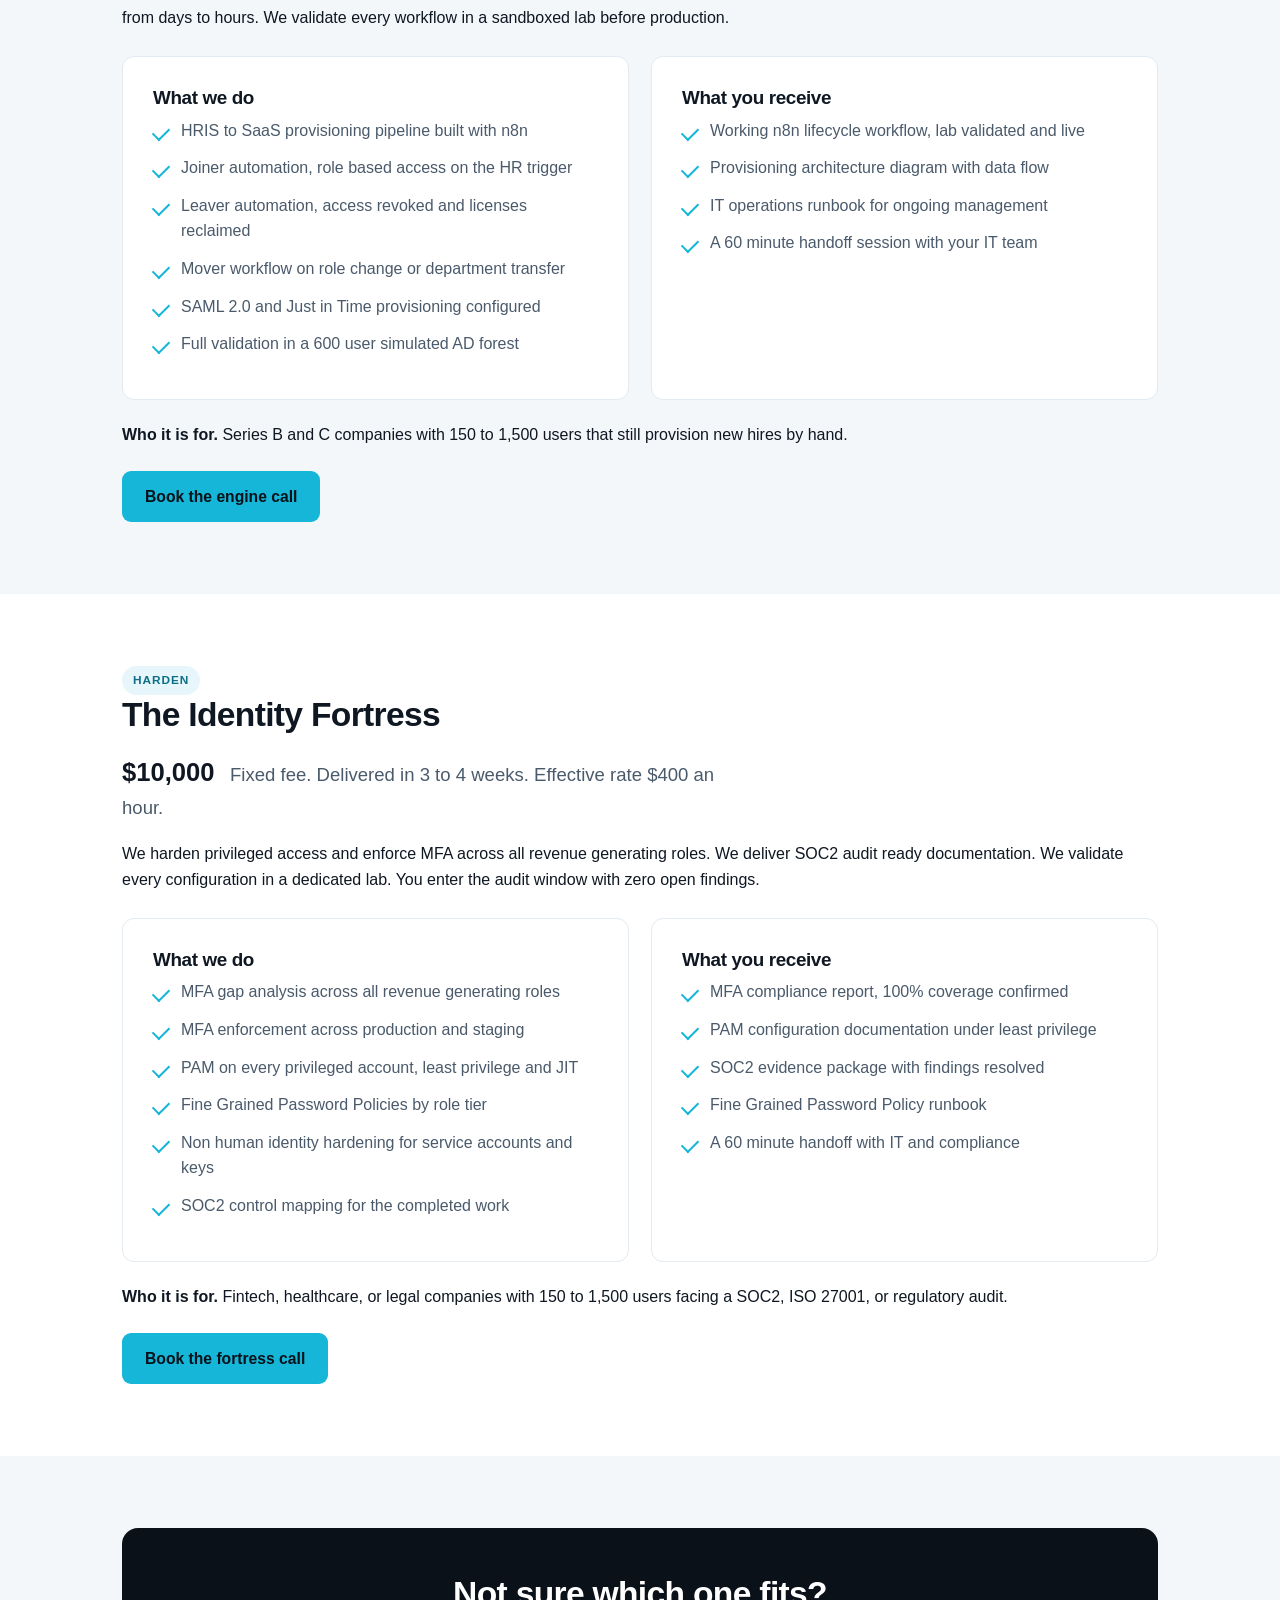
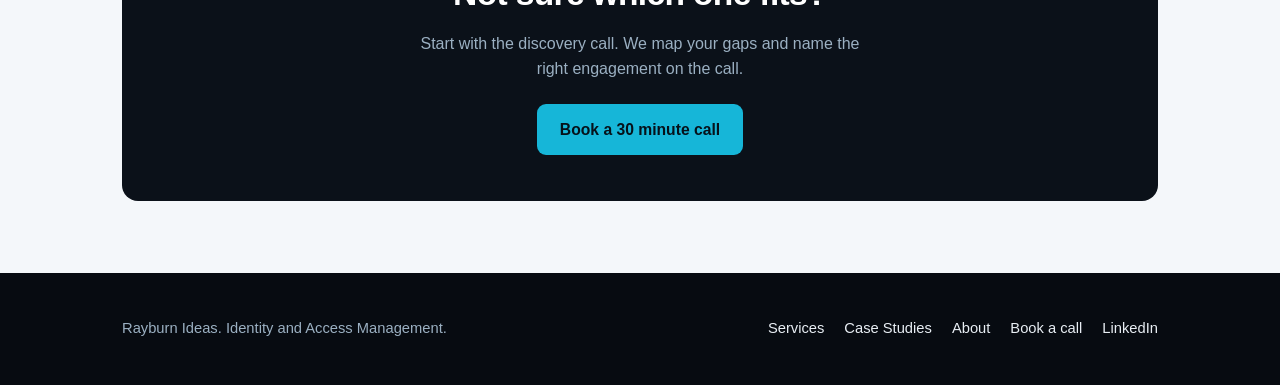
<file: services.html>
<!DOCTYPE html>
<html lang="en">
<head>
<meta charset="utf-8" />
<meta name="viewport" content="width=device-width, initial-scale=1" />
<title>Services. Fixed Fee Identity Engagements | Rayburn Ideas</title>
<meta name="description" content="Three fixed fee identity engagements. The Identity Audit at $2,500, the Identity Engine at $5,000, and the Identity Fortress at $10,000. Lab validated before production." />
<link rel="canonical" href="https://rayburn-ideas.com/services.html" />
<meta property="og:title" content="Services. Fixed Fee Identity Engagements | Rayburn Ideas" />
<meta property="og:description" content="The Identity Audit, the Identity Engine, and the Identity Fortress. Fixed fee, lab validated." />
<meta name="theme-color" content="#0b1119" />
<link rel="icon" href="assets/favicon.png" />
<link rel="stylesheet" href="assets/styles.css" />
</head>
<body>

<header class="site-header">
  <div class="container nav">
    <a class="brand" href="index.html"><img class="mark" src="assets/logo-mark.png" alt="Rayburn Ideas logo" width="32" height="32" /><span>Rayburn Ideas<small>Identity and Access Management</small></span></a>
    <nav class="nav-links">
      <a href="index.html">Home</a>
      <a href="services.html">Services</a>
      <a href="case-studies.html">Case Studies</a>
      <a href="about.html">About</a>
    </nav>
    <a class="btn btn--primary" href="start.html">Book a call</a>
  </div>
</header>

<main>
  <section class="section--dark hero">
    <div class="container">
      <p class="eyebrow">Services</p>
      <h1>Three fixed fee engagements.</h1>
      <p class="lead">Each one validated in the lab before it touches production. You know the price and the timeline before we start.</p>
    </div>
  </section>

  <section class="section" id="audit">
    <div class="container">
      <span class="pill">Start here</span>
      <h2>The Identity Audit</h2>
      <p class="lead"><strong style="color:var(--ink);font-size:1.6rem">$2,500</strong> &nbsp; Fixed fee. Delivered within 48 business hours. Effective rate $250 an hour.</p>
      <p>We audit your Joiner Mover Leaver lifecycle, orphaned accounts, SaaS license waste, and MFA coverage gaps. We deliver a roadmap ranked by ROI. We require no production access. All work runs in the lab first.</p>
      <div class="grid grid-2" style="margin-top:26px">
        <div class="card card--pad">
          <h3>What we do</h3>
          <ul class="checks">
            <li>Identity inventory across Active Directory and connected SaaS</li>
            <li>Lifecycle gap analysis across joiner, mover, and leaver</li>
            <li>Orphaned and dormant account identification by tier</li>
            <li>SaaS overspend quantified against leaver events</li>
            <li>MFA coverage gap analysis by role and system</li>
            <li>Privileged account exposure review</li>
          </ul>
        </div>
        <div class="card card--pad">
          <h3>What you receive</h3>
          <ul class="checks">
            <li>Executive summary with a risk score and financial impact</li>
            <li>Technical findings report with a prioritized gap list</li>
            <li>SaaS overspend figure with recoverable budget identified</li>
            <li>Roadmap ranked by ROI and risk reduction</li>
          </ul>
        </div>
      </div>
      <p style="margin-top:22px"><strong>Who it is for.</strong> Series B and C companies with 100 to 1,500 users that suspect identity gaps but have not quantified the cost.</p>
      <a class="btn btn--primary" href="start.html" style="margin-top:8px">Book the audit call</a>
    </div>
  </section>

  <section class="section section--alt" id="engine">
    <div class="container">
      <span class="pill">Automate</span>
      <h2>The Identity Engine</h2>
      <p class="lead"><strong style="color:var(--ink);font-size:1.6rem">$5,000</strong> &nbsp; Fixed fee. Delivered in 2 to 3 weeks. Effective rate $333 an hour.</p>
      <p>We build a complete Joiner Mover Leaver automation pipeline with n8n. It connects your HRIS to your SaaS stack. New hire provisioning moves from days to hours. We validate every workflow in a sandboxed lab before production.</p>
      <div class="grid grid-2" style="margin-top:26px">
        <div class="card card--pad">
          <h3>What we do</h3>
          <ul class="checks">
            <li>HRIS to SaaS provisioning pipeline built with n8n</li>
            <li>Joiner automation, role based access on the HR trigger</li>
            <li>Leaver automation, access revoked and licenses reclaimed</li>
            <li>Mover workflow on role change or department transfer</li>
            <li>SAML 2.0 and Just in Time provisioning configured</li>
            <li>Full validation in a 600 user simulated AD forest</li>
          </ul>
        </div>
        <div class="card card--pad">
          <h3>What you receive</h3>
          <ul class="checks">
            <li>Working n8n lifecycle workflow, lab validated and live</li>
            <li>Provisioning architecture diagram with data flow</li>
            <li>IT operations runbook for ongoing management</li>
            <li>A 60 minute handoff session with your IT team</li>
          </ul>
        </div>
      </div>
      <p style="margin-top:22px"><strong>Who it is for.</strong> Series B and C companies with 150 to 1,500 users that still provision new hires by hand.</p>
      <a class="btn btn--primary" href="start.html" style="margin-top:8px">Book the engine call</a>
    </div>
  </section>

  <section class="section" id="fortress">
    <div class="container">
      <span class="pill">Harden</span>
      <h2>The Identity Fortress</h2>
      <p class="lead"><strong style="color:var(--ink);font-size:1.6rem">$10,000</strong> &nbsp; Fixed fee. Delivered in 3 to 4 weeks. Effective rate $400 an hour.</p>
      <p>We harden privileged access and enforce MFA across all revenue generating roles. We deliver SOC2 audit ready documentation. We validate every configuration in a dedicated lab. You enter the audit window with zero open findings.</p>
      <div class="grid grid-2" style="margin-top:26px">
        <div class="card card--pad">
          <h3>What we do</h3>
          <ul class="checks">
            <li>MFA gap analysis across all revenue generating roles</li>
            <li>MFA enforcement across production and staging</li>
            <li>PAM on every privileged account, least privilege and JIT</li>
            <li>Fine Grained Password Policies by role tier</li>
            <li>Non human identity hardening for service accounts and keys</li>
            <li>SOC2 control mapping for the completed work</li>
          </ul>
        </div>
        <div class="card card--pad">
          <h3>What you receive</h3>
          <ul class="checks">
            <li>MFA compliance report, 100% coverage confirmed</li>
            <li>PAM configuration documentation under least privilege</li>
            <li>SOC2 evidence package with findings resolved</li>
            <li>Fine Grained Password Policy runbook</li>
            <li>A 60 minute handoff with IT and compliance</li>
          </ul>
        </div>
      </div>
      <p style="margin-top:22px"><strong>Who it is for.</strong> Fintech, healthcare, or legal companies with 150 to 1,500 users facing a SOC2, ISO 27001, or regulatory audit.</p>
      <a class="btn btn--primary" href="start.html" style="margin-top:8px">Book the fortress call</a>
    </div>
  </section>

  <section class="section section--alt">
    <div class="container">
      <div class="cta-band">
        <h2>Not sure which one fits?</h2>
        <p>Start with the discovery call. We map your gaps and name the right engagement on the call.</p>
        <a class="btn btn--primary" href="start.html">Book a 30 minute call</a>
      </div>
    </div>
  </section>
</main>

<footer class="site-footer">
  <div class="container footer-row">
    <div>Rayburn Ideas. Identity and Access Management.</div>
    <div class="footer-links">
      <a href="services.html">Services</a>
      <a href="case-studies.html">Case Studies</a>
      <a href="about.html">About</a>
      <a href="start.html">Book a call</a>
      <a href="https://www.linkedin.com/in/ezra-rayburn/" rel="noopener">LinkedIn</a>
    </div>
  </div>
</footer>

</body>
</html>
</file>
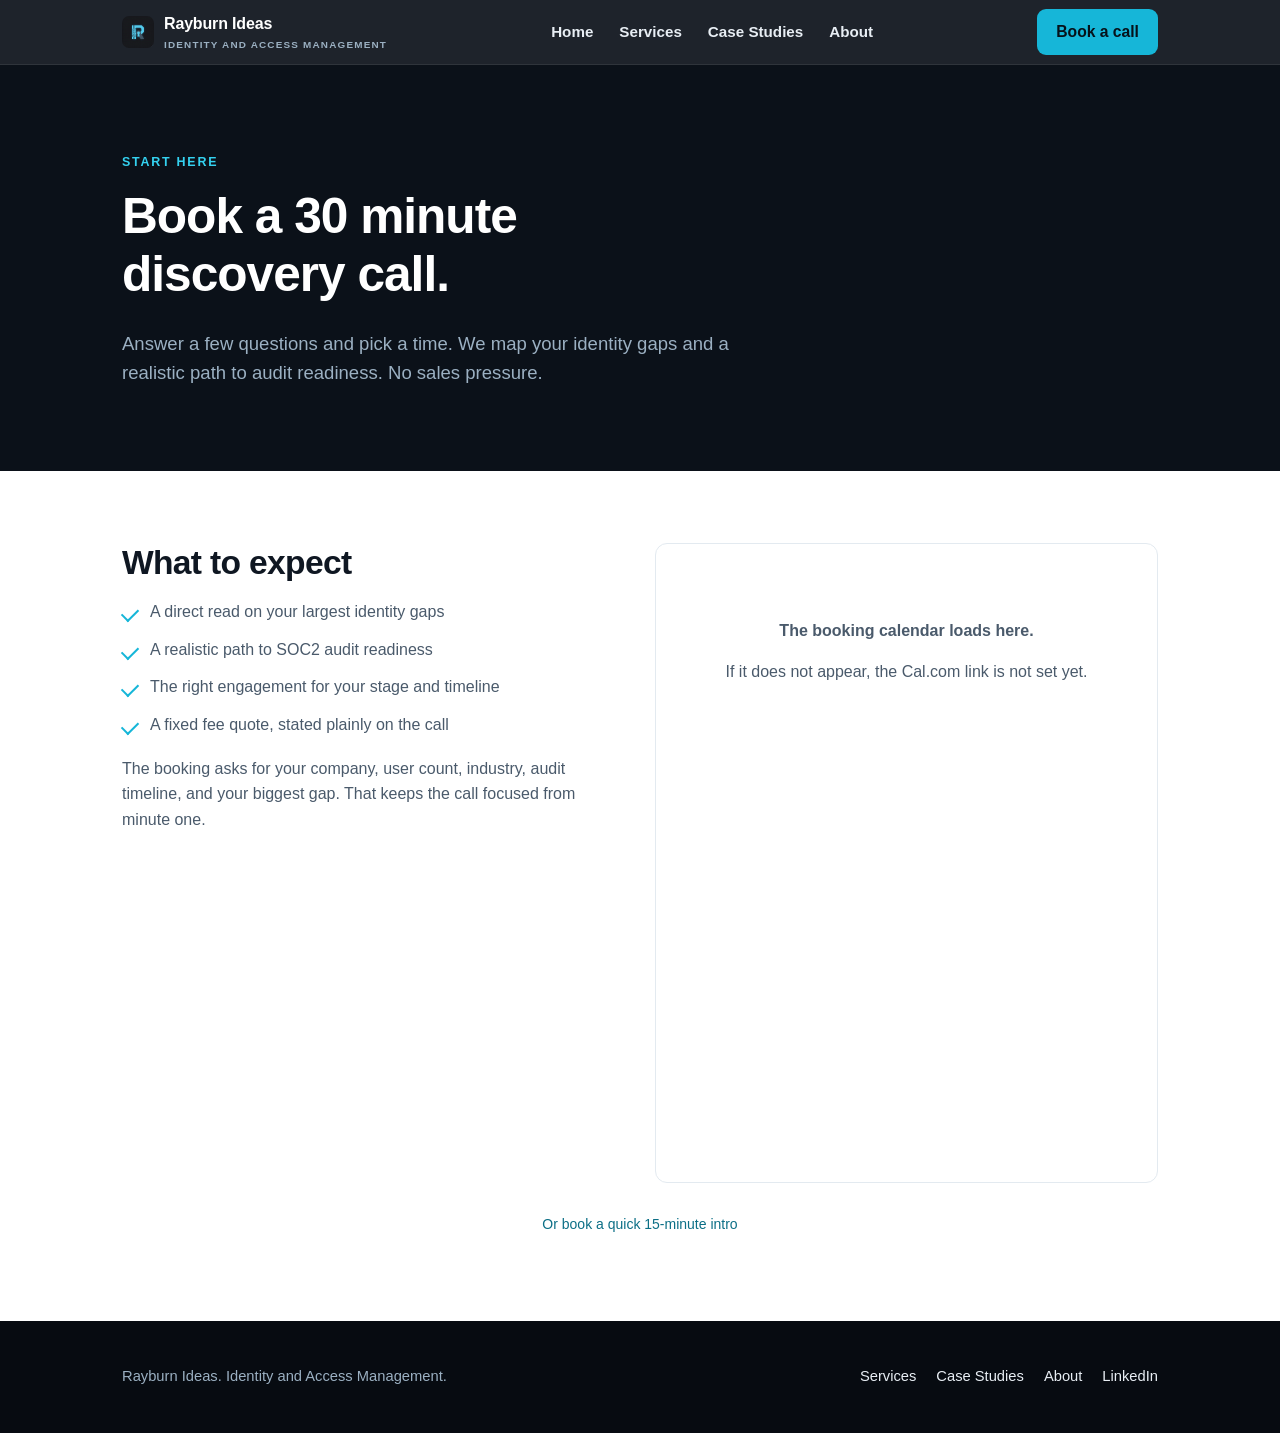
<file: start.html>
<!DOCTYPE html>
<html lang="en">
<head>
<meta charset="utf-8" />
<meta name="viewport" content="width=device-width, initial-scale=1" />
<title>Book a 30 Minute Discovery Call | Rayburn Ideas</title>
<meta name="description" content="Book a 30 minute identity discovery call. Answer a few questions and pick a time. We map your gaps and a realistic path to audit readiness." />
<link rel="canonical" href="https://rayburn-ideas.com/start.html" />
<meta property="og:title" content="Book a 30 Minute Discovery Call | Rayburn Ideas" />
<meta property="og:description" content="Answer a few questions and pick a time. We map your identity gaps and a path to audit readiness." />
<meta name="theme-color" content="#0b1119" />
<link rel="icon" href="assets/favicon.png" />
<link rel="stylesheet" href="assets/styles.css" />
</head>
<body>

<header class="site-header">
  <div class="container nav">
    <a class="brand" href="index.html"><img class="mark" src="assets/logo-mark.png" alt="Rayburn Ideas logo" width="32" height="32" /><span>Rayburn Ideas<small>Identity and Access Management</small></span></a>
    <nav class="nav-links">
      <a href="index.html">Home</a>
      <a href="services.html">Services</a>
      <a href="case-studies.html">Case Studies</a>
      <a href="about.html">About</a>
    </nav>
    <a class="btn btn--primary" href="start.html">Book a call</a>
  </div>
</header>

<main>
  <section class="section--dark hero">
    <div class="container">
      <p class="eyebrow">Start here</p>
      <h1>Book a 30 minute discovery call.</h1>
      <p class="lead">Answer a few questions and pick a time. We map your identity gaps and a realistic path to audit readiness. No sales pressure.</p>
    </div>
  </section>

  <section class="section">
    <div class="container">
      <div class="grid grid-2" style="align-items:start; gap:30px">
        <div>
          <h2>What to expect</h2>
          <ul class="checks">
            <li>A direct read on your largest identity gaps</li>
            <li>A realistic path to SOC2 audit readiness</li>
            <li>The right engagement for your stage and timeline</li>
            <li>A fixed fee quote, stated plainly on the call</li>
          </ul>
          <p style="margin-top:18px; color:var(--ink-soft)">The booking asks for your company, user count, industry, audit timeline, and your biggest gap. That keeps the call focused from minute one.</p>
        </div>

        <div>
          <!--
            Cal.com inline booking.
            BEFORE GO LIVE: replace the calLink value below with your real Cal.com link,
            for example "rayburn-ideas/discovery". Set the screening questions in Cal.com:
            name, company, work email, user count, industry, audit timeline, biggest gap.
            Do not add a raw email address anywhere on this page.
          -->
          <div class="booking-wrap">
            <div id="my-cal-inline" style="width:100%;max-height:450px;overflow-y:auto;border:1px solid var(--border-color);border-radius:8px">
              <div class="booking-fallback">
                <p><strong>The booking calendar loads here.</strong></p>
                <p>If it does not appear, the Cal.com link is not set yet.</p>
              </div>
            </div>
          </div>
        </div>
      </div>
      <p style="text-align: center; margin-top: 30px; color: var(--ink-soft); font-size: 14px;">
        <a href="15min.html">Or book a quick 15-minute intro</a>
      </p>
    </div>
  </section>
</main>

<footer class="site-footer">
  <div class="container footer-row">
    <div>Rayburn Ideas. Identity and Access Management.</div>
    <div class="footer-links">
      <a href="services.html">Services</a>
      <a href="case-studies.html">Case Studies</a>
      <a href="about.html">About</a>
      <a href="https://www.linkedin.com/in/ezra-rayburn/" rel="noopener">LinkedIn</a>
    </div>
  </div>
</footer>

<script type="text/javascript">
  (function (C, A, L) { let p = function (a, ar) { a.q.push(ar); }; let d = C.document; C.Cal = C.Cal || function () { let cal = C.Cal; let ar = arguments; if (!cal.loaded) { cal.ns = {}; cal.q = cal.q || []; d.head.appendChild(d.createElement("script")).src = A; cal.loaded = true; } if (ar[0] === L) { const api = function () { p(api, arguments); }; const namespace = ar[1]; api.q = api.q || []; if (typeof namespace === "string") { cal.ns[namespace] = cal.ns[namespace] || api; p(cal.ns[namespace], ar); p(cal, ["initNamespace", namespace]); } else p(cal, ar); return; } p(cal, ar); }; })(window, "https://app.cal.com/embed/embed.js", "init");
  Cal("init", "discovery", { origin: "https://cal.com" });
  Cal.ns.discovery("inline", {
    elementOrSelector: "#my-cal-inline",
    config: { layout: "week_view" },
    calLink: "eric-ezra-rayburn-asxyuj/30min"
  });
  Cal.ns.discovery("ui", { hideEventTypeDetails: false, layout: "week_view" });
</script>

</body>
</html>
</file>
<file: assets/styles.css>
/* Rayburn Ideas. Shared design system. Built for fast load and a strong Lighthouse score. */

:root {
  --bg-dark: #0b1119;
  --bg-darker: #070b11;
  --surface: #ffffff;
  --surface-alt: #f4f7fa;
  --ink: #0f1722;
  --ink-soft: #4a5a6b;
  --line: #e3eaf0;
  --cyan: #16b6d8;
  --cyan-bright: #34d2f0;
  --cyan-deep: #0c6f86;
  --on-dark: #e8eef4;
  --on-dark-soft: #9bb0c2;
  --radius: 12px;
  --maxw: 1080px;
  --pad: 22px;
  --font: -apple-system, BlinkMacSystemFont, "Segoe UI", Roboto, Helvetica, Arial, sans-serif;
}

* { box-sizing: border-box; }

html { scroll-behavior: smooth; }

body {
  margin: 0;
  font-family: var(--font);
  color: var(--ink);
  background: var(--surface);
  line-height: 1.6;
  -webkit-font-smoothing: antialiased;
}

h1, h2, h3 { line-height: 1.18; letter-spacing: -0.02em; margin: 0 0 0.5em; }
h1 { font-size: clamp(2rem, 5vw, 3.1rem); font-weight: 800; }
h2 { font-size: clamp(1.5rem, 3.4vw, 2.1rem); font-weight: 750; }
h3 { font-size: 1.18rem; font-weight: 700; }
p { margin: 0 0 1em; }
a { color: var(--cyan-deep); text-decoration: none; }
a:hover { text-decoration: underline; }

.container { max-width: var(--maxw); margin: 0 auto; padding: 0 var(--pad); }
.section { padding: 72px 0; }
.section--alt { background: var(--surface-alt); }
.section--dark { background: var(--bg-dark); color: var(--on-dark); }
.section--dark h1, .section--dark h2, .section--dark h3 { color: #fff; }
.eyebrow {
  text-transform: uppercase; letter-spacing: 0.14em; font-size: 0.78rem;
  font-weight: 700; color: var(--cyan-deep); margin: 0 0 14px;
}
.section--dark .eyebrow { color: var(--cyan-bright); }
.lead { font-size: 1.16rem; color: var(--ink-soft); max-width: 60ch; }
.section--dark .lead { color: var(--on-dark-soft); }

/* Header */
.site-header {
  position: sticky; top: 0; z-index: 50;
  background: rgba(11, 17, 25, 0.92);
  backdrop-filter: saturate(140%) blur(8px);
  border-bottom: 1px solid rgba(255,255,255,0.08);
}
.nav { display: flex; align-items: center; justify-content: space-between; height: 64px; }
.brand { display: flex; align-items: center; gap: 10px; color: #fff; font-weight: 800; letter-spacing: -0.01em; }
.brand:hover { text-decoration: none; }
.brand .mark {
  width: 32px; height: 32px; border-radius: 7px; object-fit: cover; display: block;
}
.brand small { display: block; font-size: 0.62rem; font-weight: 600; letter-spacing: 0.12em; color: var(--on-dark-soft); text-transform: uppercase; }
.nav-links { display: flex; align-items: center; gap: 26px; }
.nav-links a { color: var(--on-dark); font-size: 0.95rem; font-weight: 600; }
.nav-links a:hover { color: var(--cyan-bright); text-decoration: none; }

.btn {
  display: inline-block; font-weight: 700; font-size: 0.98rem;
  padding: 12px 22px; border-radius: 9px; border: 1px solid transparent;
  cursor: pointer; transition: transform 0.05s ease, background 0.15s ease;
}
.btn:hover { text-decoration: none; }
.btn:active { transform: translateY(1px); }
.btn--primary { background: var(--cyan); color: #06121a; }
.btn--primary:hover { background: var(--cyan-bright); }
.btn--ghost { background: transparent; color: var(--on-dark); border-color: rgba(255,255,255,0.25); }
.btn--ghost:hover { border-color: var(--cyan-bright); color: #fff; }
.btn--dark { background: var(--ink); color: #fff; }
.btn--dark:hover { background: #1d2a38; }
.nav .btn--primary { padding: 9px 18px; }

/* Hero */
.hero { padding: 88px 0 64px; }
.hero h1 { max-width: 18ch; }
.hero .lead { margin-top: 6px; }
.hero-actions { display: flex; flex-wrap: wrap; gap: 14px; margin-top: 28px; }

.metric-strip {
  display: grid; grid-template-columns: repeat(4, 1fr); gap: 16px;
  margin-top: 46px; border-top: 1px solid rgba(255,255,255,0.1); padding-top: 26px;
}
.metric .n { font-size: 1.5rem; font-weight: 800; color: var(--cyan-bright); }
.metric .l { font-size: 0.86rem; color: var(--on-dark-soft); }

/* Grid + cards */
.grid { display: grid; gap: 22px; }
.grid-3 { grid-template-columns: repeat(3, 1fr); }
.grid-2 { grid-template-columns: repeat(2, 1fr); }
.card {
  background: var(--surface); border: 1px solid var(--line);
  border-radius: var(--radius); padding: 26px;
}
.card h3 { margin-bottom: 8px; }
.card p { color: var(--ink-soft); margin-bottom: 0; }
.card--pad { padding: 30px; }

.pill { display: inline-block; font-size: 0.74rem; font-weight: 700; text-transform: uppercase;
  letter-spacing: 0.08em; color: var(--cyan-deep); background: #e7f6fa; padding: 5px 11px; border-radius: 999px; }

/* Package cards */
.pkg { display: flex; flex-direction: column; }
.pkg .price { font-size: 2rem; font-weight: 850; color: var(--ink); margin: 6px 0 2px; }
.pkg .rate { font-size: 0.85rem; color: var(--ink-soft); margin-bottom: 16px; }
.pkg ul { margin: 0 0 22px; padding-left: 18px; color: var(--ink-soft); }
.pkg ul li { margin-bottom: 7px; }
.pkg .btn { margin-top: auto; }

/* Lists */
.checks { list-style: none; padding: 0; margin: 0; }
.checks li { position: relative; padding-left: 28px; margin-bottom: 12px; color: var(--ink-soft); }
.checks li::before {
  content: ""; position: absolute; left: 0; top: 9px; width: 14px; height: 8px;
  border-left: 2.5px solid var(--cyan); border-bottom: 2.5px solid var(--cyan);
  transform: rotate(-45deg);
}

/* Case study */
.case { border-left: 3px solid var(--cyan); }
.case .meta { font-size: 0.88rem; color: var(--ink-soft); margin-bottom: 14px; }
.results { background: var(--surface-alt); border-radius: 10px; padding: 18px 20px; margin-top: 8px; }
.results strong { color: var(--ink); }

/* Figures */
.fig { width: 100%; display: block; border-radius: 8px; border: 1px solid var(--line); margin-top: 16px; }

/* CTA band */
.cta-band { background: var(--bg-dark); color: var(--on-dark); border-radius: 16px; padding: 46px; text-align: center; }
.cta-band h2 { color: #fff; }
.cta-band p { color: var(--on-dark-soft); max-width: 52ch; margin: 0 auto 22px; }

/* Booking */
.booking-wrap { background: var(--surface); border: 1px solid var(--line); border-radius: var(--radius); padding: 14px; min-height: 640px; }
.booking-fallback { text-align: center; padding: 60px 20px; color: var(--ink-soft); }

/* Footer */
.site-footer { background: var(--bg-darker); color: var(--on-dark-soft); padding: 44px 0; font-size: 0.92rem; }
.site-footer a { color: var(--on-dark); }
.footer-row { display: flex; flex-wrap: wrap; gap: 18px; justify-content: space-between; align-items: center; }
.footer-links { display: flex; gap: 20px; flex-wrap: wrap; }

.section-head { max-width: 62ch; margin-bottom: 38px; }

@media (max-width: 860px) {
  .grid-3, .grid-2, .metric-strip { grid-template-columns: 1fr 1fr; }
  .nav-links { display: none; }
  .cta-band { padding: 34px 22px; }
}
@media (max-width: 560px) {
  .grid-3, .grid-2 { grid-template-columns: 1fr; }
  .metric-strip { grid-template-columns: 1fr 1fr; gap: 22px 16px; }
  .section { padding: 54px 0; }
  .hero { padding: 60px 0 48px; }
}
</file>
